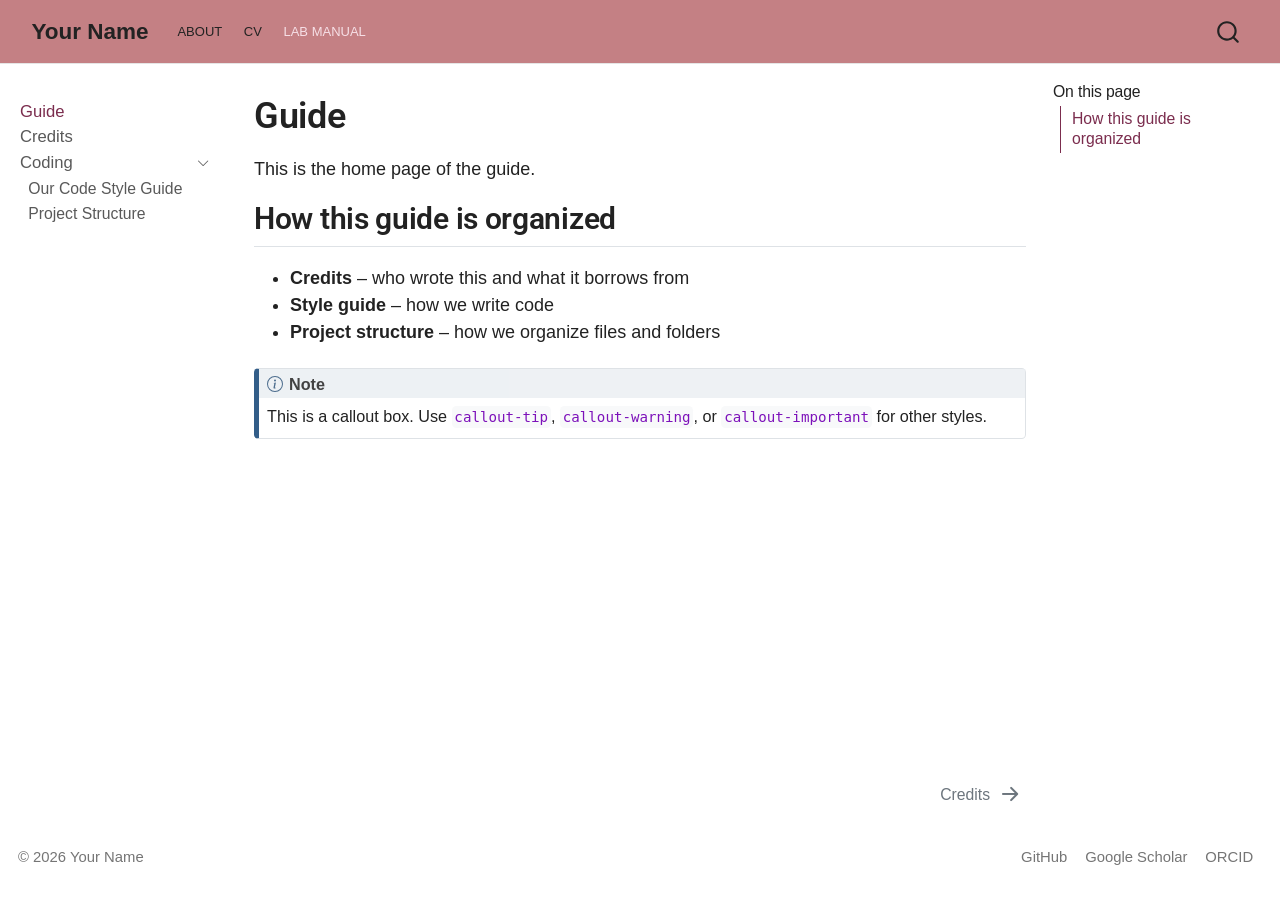
<file: docs/manual/index.html>
<!DOCTYPE html>
<html xmlns="http://www.w3.org/1999/xhtml" lang="en" xml:lang="en"><head>

<meta charset="utf-8">
<meta name="generator" content="quarto-1.5.57">

<meta name="viewport" content="width=device-width, initial-scale=1.0, user-scalable=yes">


<title>Guide – Your Name</title>
<style>
code{white-space: pre-wrap;}
span.smallcaps{font-variant: small-caps;}
div.columns{display: flex; gap: min(4vw, 1.5em);}
div.column{flex: auto; overflow-x: auto;}
div.hanging-indent{margin-left: 1.5em; text-indent: -1.5em;}
ul.task-list{list-style: none;}
ul.task-list li input[type="checkbox"] {
  width: 0.8em;
  margin: 0 0.8em 0.2em -1em; /* quarto-specific, see https://github.com/quarto-dev/quarto-cli/issues/4556 */ 
  vertical-align: middle;
}
</style>


<script src="../site_libs/quarto-nav/quarto-nav.js"></script>
<script src="../site_libs/quarto-nav/headroom.min.js"></script>
<script src="../site_libs/clipboard/clipboard.min.js"></script>
<script src="../site_libs/quarto-search/autocomplete.umd.js"></script>
<script src="../site_libs/quarto-search/fuse.min.js"></script>
<script src="../site_libs/quarto-search/quarto-search.js"></script>
<meta name="quarto:offset" content="../">
<link href="../manual/credits.html" rel="next">
<script src="../site_libs/quarto-html/quarto.js"></script>
<script src="../site_libs/quarto-html/popper.min.js"></script>
<script src="../site_libs/quarto-html/tippy.umd.min.js"></script>
<script src="../site_libs/quarto-html/anchor.min.js"></script>
<link href="../site_libs/quarto-html/tippy.css" rel="stylesheet">
<link href="../site_libs/quarto-html/quarto-syntax-highlighting.css" rel="stylesheet" id="quarto-text-highlighting-styles">
<script src="../site_libs/bootstrap/bootstrap.min.js"></script>
<link href="../site_libs/bootstrap/bootstrap-icons.css" rel="stylesheet">
<link href="../site_libs/bootstrap/bootstrap.min.css" rel="stylesheet" id="quarto-bootstrap" data-mode="light">
<script id="quarto-search-options" type="application/json">{
  "location": "navbar",
  "copy-button": false,
  "collapse-after": 3,
  "panel-placement": "end",
  "type": "overlay",
  "limit": 50,
  "keyboard-shortcut": [
    "f",
    "/",
    "s"
  ],
  "show-item-context": false,
  "language": {
    "search-no-results-text": "No results",
    "search-matching-documents-text": "matching documents",
    "search-copy-link-title": "Copy link to search",
    "search-hide-matches-text": "Hide additional matches",
    "search-more-match-text": "more match in this document",
    "search-more-matches-text": "more matches in this document",
    "search-clear-button-title": "Clear",
    "search-text-placeholder": "",
    "search-detached-cancel-button-title": "Cancel",
    "search-submit-button-title": "Submit",
    "search-label": "Search"
  }
}</script>


</head>

<body class="nav-sidebar docked nav-fixed">

<div id="quarto-search-results"></div>
  <header id="quarto-header" class="headroom fixed-top">
    <nav class="navbar navbar-expand-lg " data-bs-theme="dark">
      <div class="navbar-container container-fluid">
      <div class="navbar-brand-container mx-auto">
    <a class="navbar-brand" href="../index.html">
    <span class="navbar-title">Your Name</span>
    </a>
  </div>
            <div id="quarto-search" class="" title="Search"></div>
          <button class="navbar-toggler" type="button" data-bs-toggle="collapse" data-bs-target="#navbarCollapse" aria-controls="navbarCollapse" role="menu" aria-expanded="false" aria-label="Toggle navigation" onclick="if (window.quartoToggleHeadroom) { window.quartoToggleHeadroom(); }">
  <span class="navbar-toggler-icon"></span>
</button>
          <div class="collapse navbar-collapse" id="navbarCollapse">
            <ul class="navbar-nav navbar-nav-scroll me-auto">
  <li class="nav-item">
    <a class="nav-link" href="../about.html"> 
<span class="menu-text">About</span></a>
  </li>  
  <li class="nav-item">
    <a class="nav-link" href="../cv.html"> 
<span class="menu-text">CV</span></a>
  </li>  
  <li class="nav-item">
    <a class="nav-link active" href="../manual/index.html" aria-current="page"> 
<span class="menu-text">Lab Manual</span></a>
  </li>  
</ul>
          </div> <!-- /navcollapse -->
            <div class="quarto-navbar-tools">
</div>
      </div> <!-- /container-fluid -->
    </nav>
  <nav class="quarto-secondary-nav">
    <div class="container-fluid d-flex">
      <button type="button" class="quarto-btn-toggle btn" data-bs-toggle="collapse" role="button" data-bs-target=".quarto-sidebar-collapse-item" aria-controls="quarto-sidebar" aria-expanded="false" aria-label="Toggle sidebar navigation" onclick="if (window.quartoToggleHeadroom) { window.quartoToggleHeadroom(); }">
        <i class="bi bi-layout-text-sidebar-reverse"></i>
      </button>
        <nav class="quarto-page-breadcrumbs" aria-label="breadcrumb"><ol class="breadcrumb"><li class="breadcrumb-item"><a href="../manual/index.html">Guide</a></li></ol></nav>
        <a class="flex-grow-1" role="navigation" data-bs-toggle="collapse" data-bs-target=".quarto-sidebar-collapse-item" aria-controls="quarto-sidebar" aria-expanded="false" aria-label="Toggle sidebar navigation" onclick="if (window.quartoToggleHeadroom) { window.quartoToggleHeadroom(); }">      
        </a>
    </div>
  </nav>
</header>
<!-- content -->
<div id="quarto-content" class="quarto-container page-columns page-rows-contents page-layout-article page-navbar">
<!-- sidebar -->
  <nav id="quarto-sidebar" class="sidebar collapse collapse-horizontal quarto-sidebar-collapse-item sidebar-navigation docked overflow-auto">
    <div class="sidebar-menu-container"> 
    <ul class="list-unstyled mt-1">
        <li class="sidebar-item">
  <div class="sidebar-item-container"> 
  <a href="../manual/index.html" class="sidebar-item-text sidebar-link active">
 <span class="menu-text">Guide</span></a>
  </div>
</li>
        <li class="sidebar-item">
  <div class="sidebar-item-container"> 
  <a href="../manual/credits.html" class="sidebar-item-text sidebar-link">
 <span class="menu-text">Credits</span></a>
  </div>
</li>
        <li class="sidebar-item sidebar-item-section">
      <div class="sidebar-item-container"> 
            <a class="sidebar-item-text sidebar-link text-start" data-bs-toggle="collapse" data-bs-target="#quarto-sidebar-section-1" role="navigation" aria-expanded="true">
 <span class="menu-text">Coding</span></a>
          <a class="sidebar-item-toggle text-start" data-bs-toggle="collapse" data-bs-target="#quarto-sidebar-section-1" role="navigation" aria-expanded="true" aria-label="Toggle section">
            <i class="bi bi-chevron-right ms-2"></i>
          </a> 
      </div>
      <ul id="quarto-sidebar-section-1" class="collapse list-unstyled sidebar-section depth1 show">  
          <li class="sidebar-item">
  <div class="sidebar-item-container"> 
  <a href="../manual/style-guide.html" class="sidebar-item-text sidebar-link">
 <span class="menu-text">Our Code Style Guide</span></a>
  </div>
</li>
          <li class="sidebar-item">
  <div class="sidebar-item-container"> 
  <a href="../manual/project-structure.html" class="sidebar-item-text sidebar-link">
 <span class="menu-text">Project Structure</span></a>
  </div>
</li>
      </ul>
  </li>
    </ul>
    </div>
</nav>
<div id="quarto-sidebar-glass" class="quarto-sidebar-collapse-item" data-bs-toggle="collapse" data-bs-target=".quarto-sidebar-collapse-item"></div>
<!-- margin-sidebar -->
    <div id="quarto-margin-sidebar" class="sidebar margin-sidebar">
        <nav id="TOC" role="doc-toc" class="toc-active">
    <h2 id="toc-title">On this page</h2>
   
  <ul>
  <li><a href="#how-this-guide-is-organized" id="toc-how-this-guide-is-organized" class="nav-link active" data-scroll-target="#how-this-guide-is-organized">How this guide is organized</a></li>
  </ul>
</nav>
    </div>
<!-- main -->
<main class="content" id="quarto-document-content">

<header id="title-block-header" class="quarto-title-block default">
<div class="quarto-title">
<h1 class="title">Guide</h1>
</div>



<div class="quarto-title-meta">

    
  
    
  </div>
  


</header>


<p>This is the home page of the guide.</p>
<section id="how-this-guide-is-organized" class="level2">
<h2 class="anchored" data-anchor-id="how-this-guide-is-organized">How this guide is organized</h2>
<ul>
<li><strong>Credits</strong> – who wrote this and what it borrows from</li>
<li><strong>Style guide</strong> – how we write code</li>
<li><strong>Project structure</strong> – how we organize files and folders</li>
</ul>
<div class="callout callout-style-default callout-note callout-titled">
<div class="callout-header d-flex align-content-center">
<div class="callout-icon-container">
<i class="callout-icon"></i>
</div>
<div class="callout-title-container flex-fill">
Note
</div>
</div>
<div class="callout-body-container callout-body">
<p>This is a callout box. Use <code>callout-tip</code>, <code>callout-warning</code>, or <code>callout-important</code> for other styles.</p>
</div>
</div>


</section>

</main> <!-- /main -->
<script id="quarto-html-after-body" type="application/javascript">
window.document.addEventListener("DOMContentLoaded", function (event) {
  const toggleBodyColorMode = (bsSheetEl) => {
    const mode = bsSheetEl.getAttribute("data-mode");
    const bodyEl = window.document.querySelector("body");
    if (mode === "dark") {
      bodyEl.classList.add("quarto-dark");
      bodyEl.classList.remove("quarto-light");
    } else {
      bodyEl.classList.add("quarto-light");
      bodyEl.classList.remove("quarto-dark");
    }
  }
  const toggleBodyColorPrimary = () => {
    const bsSheetEl = window.document.querySelector("link#quarto-bootstrap");
    if (bsSheetEl) {
      toggleBodyColorMode(bsSheetEl);
    }
  }
  toggleBodyColorPrimary();  
  const icon = "";
  const anchorJS = new window.AnchorJS();
  anchorJS.options = {
    placement: 'right',
    icon: icon
  };
  anchorJS.add('.anchored');
  const isCodeAnnotation = (el) => {
    for (const clz of el.classList) {
      if (clz.startsWith('code-annotation-')) {                     
        return true;
      }
    }
    return false;
  }
  const onCopySuccess = function(e) {
    // button target
    const button = e.trigger;
    // don't keep focus
    button.blur();
    // flash "checked"
    button.classList.add('code-copy-button-checked');
    var currentTitle = button.getAttribute("title");
    button.setAttribute("title", "Copied!");
    let tooltip;
    if (window.bootstrap) {
      button.setAttribute("data-bs-toggle", "tooltip");
      button.setAttribute("data-bs-placement", "left");
      button.setAttribute("data-bs-title", "Copied!");
      tooltip = new bootstrap.Tooltip(button, 
        { trigger: "manual", 
          customClass: "code-copy-button-tooltip",
          offset: [0, -8]});
      tooltip.show();    
    }
    setTimeout(function() {
      if (tooltip) {
        tooltip.hide();
        button.removeAttribute("data-bs-title");
        button.removeAttribute("data-bs-toggle");
        button.removeAttribute("data-bs-placement");
      }
      button.setAttribute("title", currentTitle);
      button.classList.remove('code-copy-button-checked');
    }, 1000);
    // clear code selection
    e.clearSelection();
  }
  const getTextToCopy = function(trigger) {
      const codeEl = trigger.previousElementSibling.cloneNode(true);
      for (const childEl of codeEl.children) {
        if (isCodeAnnotation(childEl)) {
          childEl.remove();
        }
      }
      return codeEl.innerText;
  }
  const clipboard = new window.ClipboardJS('.code-copy-button:not([data-in-quarto-modal])', {
    text: getTextToCopy
  });
  clipboard.on('success', onCopySuccess);
  if (window.document.getElementById('quarto-embedded-source-code-modal')) {
    // For code content inside modals, clipBoardJS needs to be initialized with a container option
    // TODO: Check when it could be a function (https://github.com/zenorocha/clipboard.js/issues/860)
    const clipboardModal = new window.ClipboardJS('.code-copy-button[data-in-quarto-modal]', {
      text: getTextToCopy,
      container: window.document.getElementById('quarto-embedded-source-code-modal')
    });
    clipboardModal.on('success', onCopySuccess);
  }
    var localhostRegex = new RegExp(/^(?:http|https):\/\/localhost\:?[0-9]*\//);
    var mailtoRegex = new RegExp(/^mailto:/);
      var filterRegex = new RegExp('/' + window.location.host + '/');
    var isInternal = (href) => {
        return filterRegex.test(href) || localhostRegex.test(href) || mailtoRegex.test(href);
    }
    // Inspect non-navigation links and adorn them if external
 	var links = window.document.querySelectorAll('a[href]:not(.nav-link):not(.navbar-brand):not(.toc-action):not(.sidebar-link):not(.sidebar-item-toggle):not(.pagination-link):not(.no-external):not([aria-hidden]):not(.dropdown-item):not(.quarto-navigation-tool):not(.about-link)');
    for (var i=0; i<links.length; i++) {
      const link = links[i];
      if (!isInternal(link.href)) {
        // undo the damage that might have been done by quarto-nav.js in the case of
        // links that we want to consider external
        if (link.dataset.originalHref !== undefined) {
          link.href = link.dataset.originalHref;
        }
          // target, if specified
          link.setAttribute("target", "_blank");
          if (link.getAttribute("rel") === null) {
            link.setAttribute("rel", "noopener");
          }
      }
    }
  function tippyHover(el, contentFn, onTriggerFn, onUntriggerFn) {
    const config = {
      allowHTML: true,
      maxWidth: 500,
      delay: 100,
      arrow: false,
      appendTo: function(el) {
          return el.parentElement;
      },
      interactive: true,
      interactiveBorder: 10,
      theme: 'quarto',
      placement: 'bottom-start',
    };
    if (contentFn) {
      config.content = contentFn;
    }
    if (onTriggerFn) {
      config.onTrigger = onTriggerFn;
    }
    if (onUntriggerFn) {
      config.onUntrigger = onUntriggerFn;
    }
    window.tippy(el, config); 
  }
  const noterefs = window.document.querySelectorAll('a[role="doc-noteref"]');
  for (var i=0; i<noterefs.length; i++) {
    const ref = noterefs[i];
    tippyHover(ref, function() {
      // use id or data attribute instead here
      let href = ref.getAttribute('data-footnote-href') || ref.getAttribute('href');
      try { href = new URL(href).hash; } catch {}
      const id = href.replace(/^#\/?/, "");
      const note = window.document.getElementById(id);
      if (note) {
        return note.innerHTML;
      } else {
        return "";
      }
    });
  }
  const xrefs = window.document.querySelectorAll('a.quarto-xref');
  const processXRef = (id, note) => {
    // Strip column container classes
    const stripColumnClz = (el) => {
      el.classList.remove("page-full", "page-columns");
      if (el.children) {
        for (const child of el.children) {
          stripColumnClz(child);
        }
      }
    }
    stripColumnClz(note)
    if (id === null || id.startsWith('sec-')) {
      // Special case sections, only their first couple elements
      const container = document.createElement("div");
      if (note.children && note.children.length > 2) {
        container.appendChild(note.children[0].cloneNode(true));
        for (let i = 1; i < note.children.length; i++) {
          const child = note.children[i];
          if (child.tagName === "P" && child.innerText === "") {
            continue;
          } else {
            container.appendChild(child.cloneNode(true));
            break;
          }
        }
        if (window.Quarto?.typesetMath) {
          window.Quarto.typesetMath(container);
        }
        return container.innerHTML
      } else {
        if (window.Quarto?.typesetMath) {
          window.Quarto.typesetMath(note);
        }
        return note.innerHTML;
      }
    } else {
      // Remove any anchor links if they are present
      const anchorLink = note.querySelector('a.anchorjs-link');
      if (anchorLink) {
        anchorLink.remove();
      }
      if (window.Quarto?.typesetMath) {
        window.Quarto.typesetMath(note);
      }
      // TODO in 1.5, we should make sure this works without a callout special case
      if (note.classList.contains("callout")) {
        return note.outerHTML;
      } else {
        return note.innerHTML;
      }
    }
  }
  for (var i=0; i<xrefs.length; i++) {
    const xref = xrefs[i];
    tippyHover(xref, undefined, function(instance) {
      instance.disable();
      let url = xref.getAttribute('href');
      let hash = undefined; 
      if (url.startsWith('#')) {
        hash = url;
      } else {
        try { hash = new URL(url).hash; } catch {}
      }
      if (hash) {
        const id = hash.replace(/^#\/?/, "");
        const note = window.document.getElementById(id);
        if (note !== null) {
          try {
            const html = processXRef(id, note.cloneNode(true));
            instance.setContent(html);
          } finally {
            instance.enable();
            instance.show();
          }
        } else {
          // See if we can fetch this
          fetch(url.split('#')[0])
          .then(res => res.text())
          .then(html => {
            const parser = new DOMParser();
            const htmlDoc = parser.parseFromString(html, "text/html");
            const note = htmlDoc.getElementById(id);
            if (note !== null) {
              const html = processXRef(id, note);
              instance.setContent(html);
            } 
          }).finally(() => {
            instance.enable();
            instance.show();
          });
        }
      } else {
        // See if we can fetch a full url (with no hash to target)
        // This is a special case and we should probably do some content thinning / targeting
        fetch(url)
        .then(res => res.text())
        .then(html => {
          const parser = new DOMParser();
          const htmlDoc = parser.parseFromString(html, "text/html");
          const note = htmlDoc.querySelector('main.content');
          if (note !== null) {
            // This should only happen for chapter cross references
            // (since there is no id in the URL)
            // remove the first header
            if (note.children.length > 0 && note.children[0].tagName === "HEADER") {
              note.children[0].remove();
            }
            const html = processXRef(null, note);
            instance.setContent(html);
          } 
        }).finally(() => {
          instance.enable();
          instance.show();
        });
      }
    }, function(instance) {
    });
  }
      let selectedAnnoteEl;
      const selectorForAnnotation = ( cell, annotation) => {
        let cellAttr = 'data-code-cell="' + cell + '"';
        let lineAttr = 'data-code-annotation="' +  annotation + '"';
        const selector = 'span[' + cellAttr + '][' + lineAttr + ']';
        return selector;
      }
      const selectCodeLines = (annoteEl) => {
        const doc = window.document;
        const targetCell = annoteEl.getAttribute("data-target-cell");
        const targetAnnotation = annoteEl.getAttribute("data-target-annotation");
        const annoteSpan = window.document.querySelector(selectorForAnnotation(targetCell, targetAnnotation));
        const lines = annoteSpan.getAttribute("data-code-lines").split(",");
        const lineIds = lines.map((line) => {
          return targetCell + "-" + line;
        })
        let top = null;
        let height = null;
        let parent = null;
        if (lineIds.length > 0) {
            //compute the position of the single el (top and bottom and make a div)
            const el = window.document.getElementById(lineIds[0]);
            top = el.offsetTop;
            height = el.offsetHeight;
            parent = el.parentElement.parentElement;
          if (lineIds.length > 1) {
            const lastEl = window.document.getElementById(lineIds[lineIds.length - 1]);
            const bottom = lastEl.offsetTop + lastEl.offsetHeight;
            height = bottom - top;
          }
          if (top !== null && height !== null && parent !== null) {
            // cook up a div (if necessary) and position it 
            let div = window.document.getElementById("code-annotation-line-highlight");
            if (div === null) {
              div = window.document.createElement("div");
              div.setAttribute("id", "code-annotation-line-highlight");
              div.style.position = 'absolute';
              parent.appendChild(div);
            }
            div.style.top = top - 2 + "px";
            div.style.height = height + 4 + "px";
            div.style.left = 0;
            let gutterDiv = window.document.getElementById("code-annotation-line-highlight-gutter");
            if (gutterDiv === null) {
              gutterDiv = window.document.createElement("div");
              gutterDiv.setAttribute("id", "code-annotation-line-highlight-gutter");
              gutterDiv.style.position = 'absolute';
              const codeCell = window.document.getElementById(targetCell);
              const gutter = codeCell.querySelector('.code-annotation-gutter');
              gutter.appendChild(gutterDiv);
            }
            gutterDiv.style.top = top - 2 + "px";
            gutterDiv.style.height = height + 4 + "px";
          }
          selectedAnnoteEl = annoteEl;
        }
      };
      const unselectCodeLines = () => {
        const elementsIds = ["code-annotation-line-highlight", "code-annotation-line-highlight-gutter"];
        elementsIds.forEach((elId) => {
          const div = window.document.getElementById(elId);
          if (div) {
            div.remove();
          }
        });
        selectedAnnoteEl = undefined;
      };
        // Handle positioning of the toggle
    window.addEventListener(
      "resize",
      throttle(() => {
        elRect = undefined;
        if (selectedAnnoteEl) {
          selectCodeLines(selectedAnnoteEl);
        }
      }, 10)
    );
    function throttle(fn, ms) {
    let throttle = false;
    let timer;
      return (...args) => {
        if(!throttle) { // first call gets through
            fn.apply(this, args);
            throttle = true;
        } else { // all the others get throttled
            if(timer) clearTimeout(timer); // cancel #2
            timer = setTimeout(() => {
              fn.apply(this, args);
              timer = throttle = false;
            }, ms);
        }
      };
    }
      // Attach click handler to the DT
      const annoteDls = window.document.querySelectorAll('dt[data-target-cell]');
      for (const annoteDlNode of annoteDls) {
        annoteDlNode.addEventListener('click', (event) => {
          const clickedEl = event.target;
          if (clickedEl !== selectedAnnoteEl) {
            unselectCodeLines();
            const activeEl = window.document.querySelector('dt[data-target-cell].code-annotation-active');
            if (activeEl) {
              activeEl.classList.remove('code-annotation-active');
            }
            selectCodeLines(clickedEl);
            clickedEl.classList.add('code-annotation-active');
          } else {
            // Unselect the line
            unselectCodeLines();
            clickedEl.classList.remove('code-annotation-active');
          }
        });
      }
  const findCites = (el) => {
    const parentEl = el.parentElement;
    if (parentEl) {
      const cites = parentEl.dataset.cites;
      if (cites) {
        return {
          el,
          cites: cites.split(' ')
        };
      } else {
        return findCites(el.parentElement)
      }
    } else {
      return undefined;
    }
  };
  var bibliorefs = window.document.querySelectorAll('a[role="doc-biblioref"]');
  for (var i=0; i<bibliorefs.length; i++) {
    const ref = bibliorefs[i];
    const citeInfo = findCites(ref);
    if (citeInfo) {
      tippyHover(citeInfo.el, function() {
        var popup = window.document.createElement('div');
        citeInfo.cites.forEach(function(cite) {
          var citeDiv = window.document.createElement('div');
          citeDiv.classList.add('hanging-indent');
          citeDiv.classList.add('csl-entry');
          var biblioDiv = window.document.getElementById('ref-' + cite);
          if (biblioDiv) {
            citeDiv.innerHTML = biblioDiv.innerHTML;
          }
          popup.appendChild(citeDiv);
        });
        return popup.innerHTML;
      });
    }
  }
});
</script>
<nav class="page-navigation">
  <div class="nav-page nav-page-previous">
  </div>
  <div class="nav-page nav-page-next">
      <a href="../manual/credits.html" class="pagination-link" aria-label="Credits">
        <span class="nav-page-text">Credits</span> <i class="bi bi-arrow-right-short"></i>
      </a>
  </div>
</nav>
</div> <!-- /content -->
<footer class="footer">
  <div class="nav-footer">
    <div class="nav-footer-left">
<p>© 2026 Your Name</p>
</div>   
    <div class="nav-footer-center">
      &nbsp;
    </div>
    <div class="nav-footer-right">
      <ul class="footer-items list-unstyled">
    <li class="nav-item">
    <a class="nav-link" href="https://github.com/hallieeilerts">
<p>GitHub</p>
</a>
  </li>  
    <li class="nav-item">
    <a class="nav-link" href="https://scholar.google.com">
<p>Google Scholar</p>
</a>
  </li>  
    <li class="nav-item">
    <a class="nav-link" href="https://orcid.org">
<p>ORCID</p>
</a>
  </li>  
</ul>
    </div>
  </div>
</footer>




</body></html>
</file>
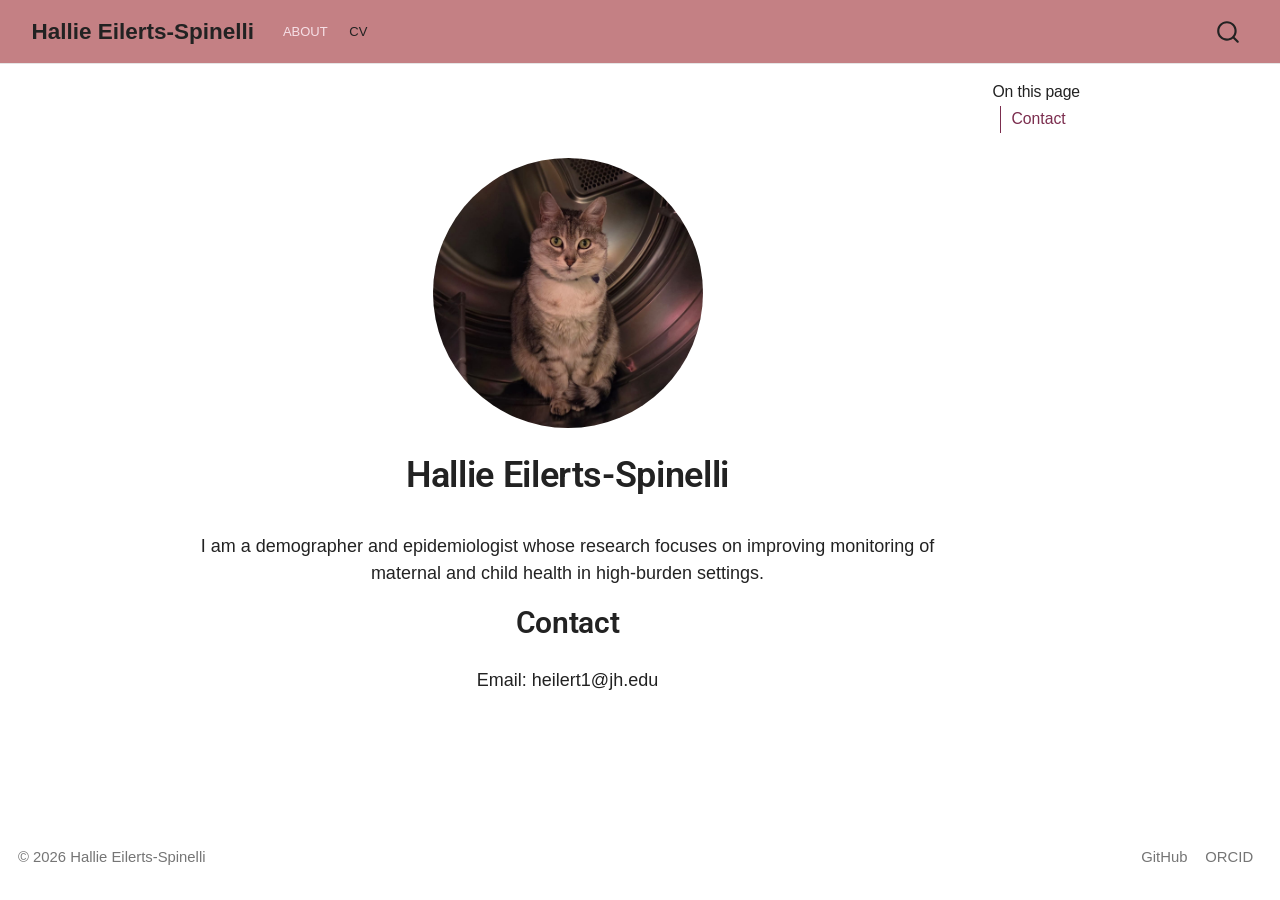
<file: docs/about.html>
<!DOCTYPE html>
<html xmlns="http://www.w3.org/1999/xhtml" lang="en" xml:lang="en"><head>

<meta charset="utf-8">
<meta name="generator" content="quarto-1.5.57">

<meta name="viewport" content="width=device-width, initial-scale=1.0, user-scalable=yes">


<title>Hallie Eilerts-Spinelli</title>
<style>
code{white-space: pre-wrap;}
span.smallcaps{font-variant: small-caps;}
div.columns{display: flex; gap: min(4vw, 1.5em);}
div.column{flex: auto; overflow-x: auto;}
div.hanging-indent{margin-left: 1.5em; text-indent: -1.5em;}
ul.task-list{list-style: none;}
ul.task-list li input[type="checkbox"] {
  width: 0.8em;
  margin: 0 0.8em 0.2em -1em; /* quarto-specific, see https://github.com/quarto-dev/quarto-cli/issues/4556 */ 
  vertical-align: middle;
}
</style>


<script src="site_libs/quarto-nav/quarto-nav.js"></script>
<script src="site_libs/quarto-nav/headroom.min.js"></script>
<script src="site_libs/clipboard/clipboard.min.js"></script>
<script src="site_libs/quarto-search/autocomplete.umd.js"></script>
<script src="site_libs/quarto-search/fuse.min.js"></script>
<script src="site_libs/quarto-search/quarto-search.js"></script>
<meta name="quarto:offset" content="./">
<script src="site_libs/quarto-html/quarto.js"></script>
<script src="site_libs/quarto-html/popper.min.js"></script>
<script src="site_libs/quarto-html/tippy.umd.min.js"></script>
<link href="site_libs/quarto-html/tippy.css" rel="stylesheet">
<link href="site_libs/quarto-html/quarto-syntax-highlighting.css" rel="stylesheet" id="quarto-text-highlighting-styles">
<script src="site_libs/bootstrap/bootstrap.min.js"></script>
<link href="site_libs/bootstrap/bootstrap-icons.css" rel="stylesheet">
<link href="site_libs/bootstrap/bootstrap.min.css" rel="stylesheet" id="quarto-bootstrap" data-mode="light">
<script id="quarto-search-options" type="application/json">{
  "location": "navbar",
  "copy-button": false,
  "collapse-after": 3,
  "panel-placement": "end",
  "type": "overlay",
  "limit": 50,
  "keyboard-shortcut": [
    "f",
    "/",
    "s"
  ],
  "show-item-context": false,
  "language": {
    "search-no-results-text": "No results",
    "search-matching-documents-text": "matching documents",
    "search-copy-link-title": "Copy link to search",
    "search-hide-matches-text": "Hide additional matches",
    "search-more-match-text": "more match in this document",
    "search-more-matches-text": "more matches in this document",
    "search-clear-button-title": "Clear",
    "search-text-placeholder": "",
    "search-detached-cancel-button-title": "Cancel",
    "search-submit-button-title": "Submit",
    "search-label": "Search"
  }
}</script>


</head>

<body class="nav-fixed">

<div id="quarto-search-results"></div>
  <header id="quarto-header" class="headroom fixed-top">
    <nav class="navbar navbar-expand-lg " data-bs-theme="dark">
      <div class="navbar-container container-fluid">
      <div class="navbar-brand-container mx-auto">
    <a class="navbar-brand" href="./index.html">
    <span class="navbar-title">Hallie Eilerts-Spinelli</span>
    </a>
  </div>
            <div id="quarto-search" class="" title="Search"></div>
          <button class="navbar-toggler" type="button" data-bs-toggle="collapse" data-bs-target="#navbarCollapse" aria-controls="navbarCollapse" role="menu" aria-expanded="false" aria-label="Toggle navigation" onclick="if (window.quartoToggleHeadroom) { window.quartoToggleHeadroom(); }">
  <span class="navbar-toggler-icon"></span>
</button>
          <div class="collapse navbar-collapse" id="navbarCollapse">
            <ul class="navbar-nav navbar-nav-scroll me-auto">
  <li class="nav-item">
    <a class="nav-link active" href="./about.html" aria-current="page"> 
<span class="menu-text">About</span></a>
  </li>  
  <li class="nav-item">
    <a class="nav-link" href="./cv.html"> 
<span class="menu-text">CV</span></a>
  </li>  
</ul>
          </div> <!-- /navcollapse -->
            <div class="quarto-navbar-tools">
</div>
      </div> <!-- /container-fluid -->
    </nav>
</header>
<!-- content -->
<div id="quarto-content" class="quarto-container page-columns page-rows-contents page-layout-article page-navbar">
<!-- sidebar -->
<!-- margin-sidebar -->
    <div id="quarto-margin-sidebar" class="sidebar margin-sidebar">
        <nav id="TOC" role="doc-toc" class="toc-active">
    <h2 id="toc-title">On this page</h2>
  <ul>
  <li><a href="#contact" id="toc-contact" class="nav-link active" data-scroll-target="#contact">Contact</a></li>
  </ul>
</nav>
    </div>
<!-- main -->
<div class="quarto-about-jolla">
  <img src="images/IMG-20260104-WA0025.jpg" class="about-image
  round " style="height: 15em; width: 15em;">
 <header id="title-block-header" class="quarto-title-block default">
<div class="quarto-title">
<h1 class="title">Hallie Eilerts-Spinelli</h1>
</div>
<div class="quarto-title-meta">
  </div>
</header><main class="content" id="quarto-document-content">

<p>I am a demographer and epidemiologist whose research focuses on improving monitoring of maternal and child health in high-burden settings.</p>
<section id="contact" class="level2">
<h2 data-anchor-id="contact">Contact</h2>
<p>Email: heilert1@jh.edu</p>


</section>
</main>  
</div>
 <!-- /main -->
<script id="quarto-html-after-body" type="application/javascript">
window.document.addEventListener("DOMContentLoaded", function (event) {
  const toggleBodyColorMode = (bsSheetEl) => {
    const mode = bsSheetEl.getAttribute("data-mode");
    const bodyEl = window.document.querySelector("body");
    if (mode === "dark") {
      bodyEl.classList.add("quarto-dark");
      bodyEl.classList.remove("quarto-light");
    } else {
      bodyEl.classList.add("quarto-light");
      bodyEl.classList.remove("quarto-dark");
    }
  }
  const toggleBodyColorPrimary = () => {
    const bsSheetEl = window.document.querySelector("link#quarto-bootstrap");
    if (bsSheetEl) {
      toggleBodyColorMode(bsSheetEl);
    }
  }
  toggleBodyColorPrimary();  
  const isCodeAnnotation = (el) => {
    for (const clz of el.classList) {
      if (clz.startsWith('code-annotation-')) {                     
        return true;
      }
    }
    return false;
  }
  const onCopySuccess = function(e) {
    // button target
    const button = e.trigger;
    // don't keep focus
    button.blur();
    // flash "checked"
    button.classList.add('code-copy-button-checked');
    var currentTitle = button.getAttribute("title");
    button.setAttribute("title", "Copied!");
    let tooltip;
    if (window.bootstrap) {
      button.setAttribute("data-bs-toggle", "tooltip");
      button.setAttribute("data-bs-placement", "left");
      button.setAttribute("data-bs-title", "Copied!");
      tooltip = new bootstrap.Tooltip(button, 
        { trigger: "manual", 
          customClass: "code-copy-button-tooltip",
          offset: [0, -8]});
      tooltip.show();    
    }
    setTimeout(function() {
      if (tooltip) {
        tooltip.hide();
        button.removeAttribute("data-bs-title");
        button.removeAttribute("data-bs-toggle");
        button.removeAttribute("data-bs-placement");
      }
      button.setAttribute("title", currentTitle);
      button.classList.remove('code-copy-button-checked');
    }, 1000);
    // clear code selection
    e.clearSelection();
  }
  const getTextToCopy = function(trigger) {
      const codeEl = trigger.previousElementSibling.cloneNode(true);
      for (const childEl of codeEl.children) {
        if (isCodeAnnotation(childEl)) {
          childEl.remove();
        }
      }
      return codeEl.innerText;
  }
  const clipboard = new window.ClipboardJS('.code-copy-button:not([data-in-quarto-modal])', {
    text: getTextToCopy
  });
  clipboard.on('success', onCopySuccess);
  if (window.document.getElementById('quarto-embedded-source-code-modal')) {
    // For code content inside modals, clipBoardJS needs to be initialized with a container option
    // TODO: Check when it could be a function (https://github.com/zenorocha/clipboard.js/issues/860)
    const clipboardModal = new window.ClipboardJS('.code-copy-button[data-in-quarto-modal]', {
      text: getTextToCopy,
      container: window.document.getElementById('quarto-embedded-source-code-modal')
    });
    clipboardModal.on('success', onCopySuccess);
  }
    var localhostRegex = new RegExp(/^(?:http|https):\/\/localhost\:?[0-9]*\//);
    var mailtoRegex = new RegExp(/^mailto:/);
      var filterRegex = new RegExp('/' + window.location.host + '/');
    var isInternal = (href) => {
        return filterRegex.test(href) || localhostRegex.test(href) || mailtoRegex.test(href);
    }
    // Inspect non-navigation links and adorn them if external
 	var links = window.document.querySelectorAll('a[href]:not(.nav-link):not(.navbar-brand):not(.toc-action):not(.sidebar-link):not(.sidebar-item-toggle):not(.pagination-link):not(.no-external):not([aria-hidden]):not(.dropdown-item):not(.quarto-navigation-tool):not(.about-link)');
    for (var i=0; i<links.length; i++) {
      const link = links[i];
      if (!isInternal(link.href)) {
        // undo the damage that might have been done by quarto-nav.js in the case of
        // links that we want to consider external
        if (link.dataset.originalHref !== undefined) {
          link.href = link.dataset.originalHref;
        }
          // target, if specified
          link.setAttribute("target", "_blank");
          if (link.getAttribute("rel") === null) {
            link.setAttribute("rel", "noopener");
          }
      }
    }
  function tippyHover(el, contentFn, onTriggerFn, onUntriggerFn) {
    const config = {
      allowHTML: true,
      maxWidth: 500,
      delay: 100,
      arrow: false,
      appendTo: function(el) {
          return el.parentElement;
      },
      interactive: true,
      interactiveBorder: 10,
      theme: 'quarto',
      placement: 'bottom-start',
    };
    if (contentFn) {
      config.content = contentFn;
    }
    if (onTriggerFn) {
      config.onTrigger = onTriggerFn;
    }
    if (onUntriggerFn) {
      config.onUntrigger = onUntriggerFn;
    }
    window.tippy(el, config); 
  }
  const noterefs = window.document.querySelectorAll('a[role="doc-noteref"]');
  for (var i=0; i<noterefs.length; i++) {
    const ref = noterefs[i];
    tippyHover(ref, function() {
      // use id or data attribute instead here
      let href = ref.getAttribute('data-footnote-href') || ref.getAttribute('href');
      try { href = new URL(href).hash; } catch {}
      const id = href.replace(/^#\/?/, "");
      const note = window.document.getElementById(id);
      if (note) {
        return note.innerHTML;
      } else {
        return "";
      }
    });
  }
  const xrefs = window.document.querySelectorAll('a.quarto-xref');
  const processXRef = (id, note) => {
    // Strip column container classes
    const stripColumnClz = (el) => {
      el.classList.remove("page-full", "page-columns");
      if (el.children) {
        for (const child of el.children) {
          stripColumnClz(child);
        }
      }
    }
    stripColumnClz(note)
    if (id === null || id.startsWith('sec-')) {
      // Special case sections, only their first couple elements
      const container = document.createElement("div");
      if (note.children && note.children.length > 2) {
        container.appendChild(note.children[0].cloneNode(true));
        for (let i = 1; i < note.children.length; i++) {
          const child = note.children[i];
          if (child.tagName === "P" && child.innerText === "") {
            continue;
          } else {
            container.appendChild(child.cloneNode(true));
            break;
          }
        }
        if (window.Quarto?.typesetMath) {
          window.Quarto.typesetMath(container);
        }
        return container.innerHTML
      } else {
        if (window.Quarto?.typesetMath) {
          window.Quarto.typesetMath(note);
        }
        return note.innerHTML;
      }
    } else {
      // Remove any anchor links if they are present
      const anchorLink = note.querySelector('a.anchorjs-link');
      if (anchorLink) {
        anchorLink.remove();
      }
      if (window.Quarto?.typesetMath) {
        window.Quarto.typesetMath(note);
      }
      // TODO in 1.5, we should make sure this works without a callout special case
      if (note.classList.contains("callout")) {
        return note.outerHTML;
      } else {
        return note.innerHTML;
      }
    }
  }
  for (var i=0; i<xrefs.length; i++) {
    const xref = xrefs[i];
    tippyHover(xref, undefined, function(instance) {
      instance.disable();
      let url = xref.getAttribute('href');
      let hash = undefined; 
      if (url.startsWith('#')) {
        hash = url;
      } else {
        try { hash = new URL(url).hash; } catch {}
      }
      if (hash) {
        const id = hash.replace(/^#\/?/, "");
        const note = window.document.getElementById(id);
        if (note !== null) {
          try {
            const html = processXRef(id, note.cloneNode(true));
            instance.setContent(html);
          } finally {
            instance.enable();
            instance.show();
          }
        } else {
          // See if we can fetch this
          fetch(url.split('#')[0])
          .then(res => res.text())
          .then(html => {
            const parser = new DOMParser();
            const htmlDoc = parser.parseFromString(html, "text/html");
            const note = htmlDoc.getElementById(id);
            if (note !== null) {
              const html = processXRef(id, note);
              instance.setContent(html);
            } 
          }).finally(() => {
            instance.enable();
            instance.show();
          });
        }
      } else {
        // See if we can fetch a full url (with no hash to target)
        // This is a special case and we should probably do some content thinning / targeting
        fetch(url)
        .then(res => res.text())
        .then(html => {
          const parser = new DOMParser();
          const htmlDoc = parser.parseFromString(html, "text/html");
          const note = htmlDoc.querySelector('main.content');
          if (note !== null) {
            // This should only happen for chapter cross references
            // (since there is no id in the URL)
            // remove the first header
            if (note.children.length > 0 && note.children[0].tagName === "HEADER") {
              note.children[0].remove();
            }
            const html = processXRef(null, note);
            instance.setContent(html);
          } 
        }).finally(() => {
          instance.enable();
          instance.show();
        });
      }
    }, function(instance) {
    });
  }
      let selectedAnnoteEl;
      const selectorForAnnotation = ( cell, annotation) => {
        let cellAttr = 'data-code-cell="' + cell + '"';
        let lineAttr = 'data-code-annotation="' +  annotation + '"';
        const selector = 'span[' + cellAttr + '][' + lineAttr + ']';
        return selector;
      }
      const selectCodeLines = (annoteEl) => {
        const doc = window.document;
        const targetCell = annoteEl.getAttribute("data-target-cell");
        const targetAnnotation = annoteEl.getAttribute("data-target-annotation");
        const annoteSpan = window.document.querySelector(selectorForAnnotation(targetCell, targetAnnotation));
        const lines = annoteSpan.getAttribute("data-code-lines").split(",");
        const lineIds = lines.map((line) => {
          return targetCell + "-" + line;
        })
        let top = null;
        let height = null;
        let parent = null;
        if (lineIds.length > 0) {
            //compute the position of the single el (top and bottom and make a div)
            const el = window.document.getElementById(lineIds[0]);
            top = el.offsetTop;
            height = el.offsetHeight;
            parent = el.parentElement.parentElement;
          if (lineIds.length > 1) {
            const lastEl = window.document.getElementById(lineIds[lineIds.length - 1]);
            const bottom = lastEl.offsetTop + lastEl.offsetHeight;
            height = bottom - top;
          }
          if (top !== null && height !== null && parent !== null) {
            // cook up a div (if necessary) and position it 
            let div = window.document.getElementById("code-annotation-line-highlight");
            if (div === null) {
              div = window.document.createElement("div");
              div.setAttribute("id", "code-annotation-line-highlight");
              div.style.position = 'absolute';
              parent.appendChild(div);
            }
            div.style.top = top - 2 + "px";
            div.style.height = height + 4 + "px";
            div.style.left = 0;
            let gutterDiv = window.document.getElementById("code-annotation-line-highlight-gutter");
            if (gutterDiv === null) {
              gutterDiv = window.document.createElement("div");
              gutterDiv.setAttribute("id", "code-annotation-line-highlight-gutter");
              gutterDiv.style.position = 'absolute';
              const codeCell = window.document.getElementById(targetCell);
              const gutter = codeCell.querySelector('.code-annotation-gutter');
              gutter.appendChild(gutterDiv);
            }
            gutterDiv.style.top = top - 2 + "px";
            gutterDiv.style.height = height + 4 + "px";
          }
          selectedAnnoteEl = annoteEl;
        }
      };
      const unselectCodeLines = () => {
        const elementsIds = ["code-annotation-line-highlight", "code-annotation-line-highlight-gutter"];
        elementsIds.forEach((elId) => {
          const div = window.document.getElementById(elId);
          if (div) {
            div.remove();
          }
        });
        selectedAnnoteEl = undefined;
      };
        // Handle positioning of the toggle
    window.addEventListener(
      "resize",
      throttle(() => {
        elRect = undefined;
        if (selectedAnnoteEl) {
          selectCodeLines(selectedAnnoteEl);
        }
      }, 10)
    );
    function throttle(fn, ms) {
    let throttle = false;
    let timer;
      return (...args) => {
        if(!throttle) { // first call gets through
            fn.apply(this, args);
            throttle = true;
        } else { // all the others get throttled
            if(timer) clearTimeout(timer); // cancel #2
            timer = setTimeout(() => {
              fn.apply(this, args);
              timer = throttle = false;
            }, ms);
        }
      };
    }
      // Attach click handler to the DT
      const annoteDls = window.document.querySelectorAll('dt[data-target-cell]');
      for (const annoteDlNode of annoteDls) {
        annoteDlNode.addEventListener('click', (event) => {
          const clickedEl = event.target;
          if (clickedEl !== selectedAnnoteEl) {
            unselectCodeLines();
            const activeEl = window.document.querySelector('dt[data-target-cell].code-annotation-active');
            if (activeEl) {
              activeEl.classList.remove('code-annotation-active');
            }
            selectCodeLines(clickedEl);
            clickedEl.classList.add('code-annotation-active');
          } else {
            // Unselect the line
            unselectCodeLines();
            clickedEl.classList.remove('code-annotation-active');
          }
        });
      }
  const findCites = (el) => {
    const parentEl = el.parentElement;
    if (parentEl) {
      const cites = parentEl.dataset.cites;
      if (cites) {
        return {
          el,
          cites: cites.split(' ')
        };
      } else {
        return findCites(el.parentElement)
      }
    } else {
      return undefined;
    }
  };
  var bibliorefs = window.document.querySelectorAll('a[role="doc-biblioref"]');
  for (var i=0; i<bibliorefs.length; i++) {
    const ref = bibliorefs[i];
    const citeInfo = findCites(ref);
    if (citeInfo) {
      tippyHover(citeInfo.el, function() {
        var popup = window.document.createElement('div');
        citeInfo.cites.forEach(function(cite) {
          var citeDiv = window.document.createElement('div');
          citeDiv.classList.add('hanging-indent');
          citeDiv.classList.add('csl-entry');
          var biblioDiv = window.document.getElementById('ref-' + cite);
          if (biblioDiv) {
            citeDiv.innerHTML = biblioDiv.innerHTML;
          }
          popup.appendChild(citeDiv);
        });
        return popup.innerHTML;
      });
    }
  }
});
</script>
</div> <!-- /content -->
<footer class="footer">
  <div class="nav-footer">
    <div class="nav-footer-left">
<p>© 2026 Hallie Eilerts-Spinelli</p>
</div>   
    <div class="nav-footer-center">
      &nbsp;
    </div>
    <div class="nav-footer-right">
      <ul class="footer-items list-unstyled">
    <li class="nav-item">
    <a class="nav-link" href="https://github.com/hallieeilerts">
<p>GitHub</p>
</a>
  </li>  
    <li class="nav-item">
    <a class="nav-link" href="https://orcid.org/0000-0001-8984-0548">
<p>ORCID</p>
</a>
  </li>  
</ul>
    </div>
  </div>
</footer>




</body></html>
</file>
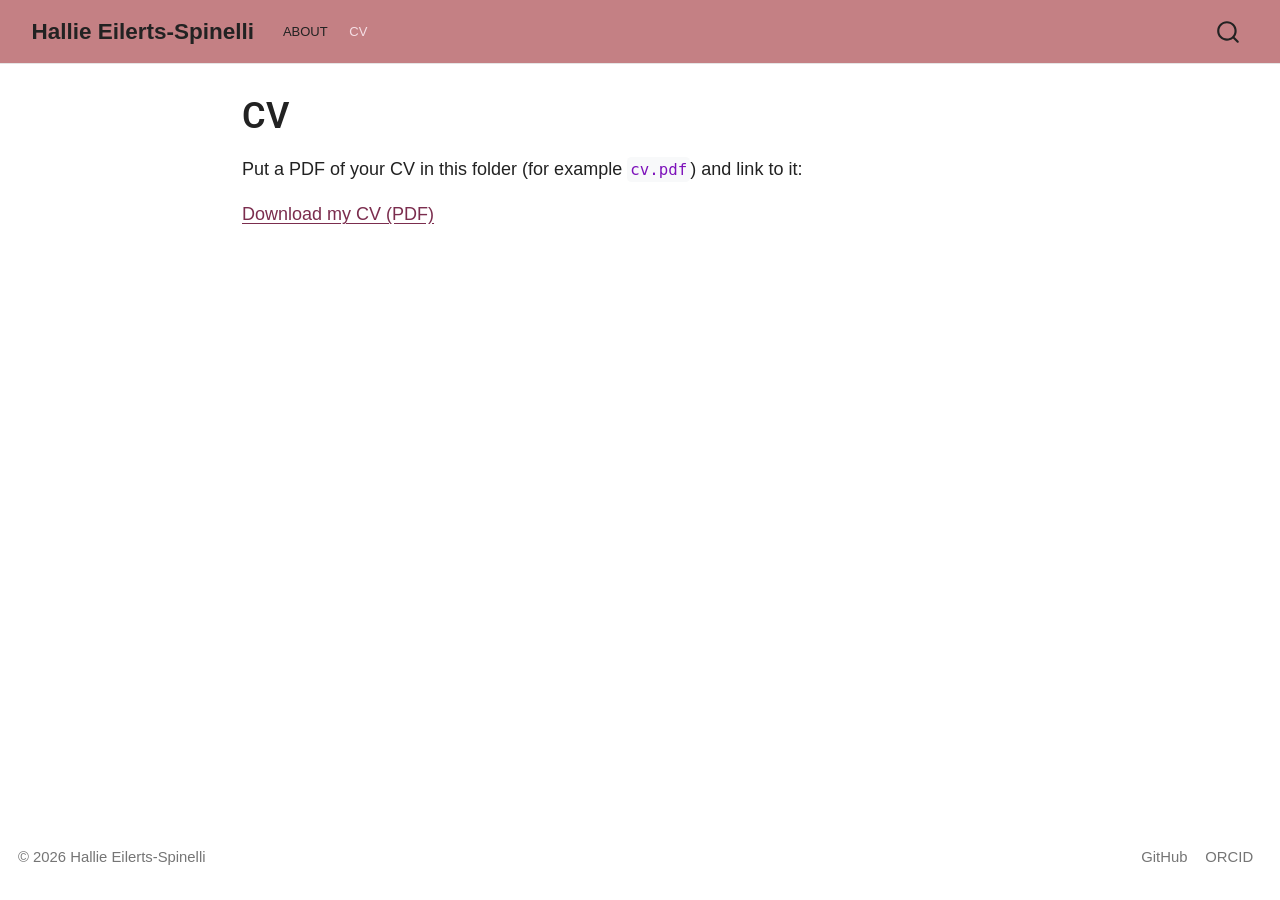
<file: docs/cv.html>
<!DOCTYPE html>
<html xmlns="http://www.w3.org/1999/xhtml" lang="en" xml:lang="en"><head>

<meta charset="utf-8">
<meta name="generator" content="quarto-1.5.57">

<meta name="viewport" content="width=device-width, initial-scale=1.0, user-scalable=yes">


<title>CV – Hallie Eilerts-Spinelli</title>
<style>
code{white-space: pre-wrap;}
span.smallcaps{font-variant: small-caps;}
div.columns{display: flex; gap: min(4vw, 1.5em);}
div.column{flex: auto; overflow-x: auto;}
div.hanging-indent{margin-left: 1.5em; text-indent: -1.5em;}
ul.task-list{list-style: none;}
ul.task-list li input[type="checkbox"] {
  width: 0.8em;
  margin: 0 0.8em 0.2em -1em; /* quarto-specific, see https://github.com/quarto-dev/quarto-cli/issues/4556 */ 
  vertical-align: middle;
}
</style>


<script src="site_libs/quarto-nav/quarto-nav.js"></script>
<script src="site_libs/quarto-nav/headroom.min.js"></script>
<script src="site_libs/clipboard/clipboard.min.js"></script>
<script src="site_libs/quarto-search/autocomplete.umd.js"></script>
<script src="site_libs/quarto-search/fuse.min.js"></script>
<script src="site_libs/quarto-search/quarto-search.js"></script>
<meta name="quarto:offset" content="./">
<script src="site_libs/quarto-html/quarto.js"></script>
<script src="site_libs/quarto-html/popper.min.js"></script>
<script src="site_libs/quarto-html/tippy.umd.min.js"></script>
<script src="site_libs/quarto-html/anchor.min.js"></script>
<link href="site_libs/quarto-html/tippy.css" rel="stylesheet">
<link href="site_libs/quarto-html/quarto-syntax-highlighting.css" rel="stylesheet" id="quarto-text-highlighting-styles">
<script src="site_libs/bootstrap/bootstrap.min.js"></script>
<link href="site_libs/bootstrap/bootstrap-icons.css" rel="stylesheet">
<link href="site_libs/bootstrap/bootstrap.min.css" rel="stylesheet" id="quarto-bootstrap" data-mode="light">
<script id="quarto-search-options" type="application/json">{
  "location": "navbar",
  "copy-button": false,
  "collapse-after": 3,
  "panel-placement": "end",
  "type": "overlay",
  "limit": 50,
  "keyboard-shortcut": [
    "f",
    "/",
    "s"
  ],
  "show-item-context": false,
  "language": {
    "search-no-results-text": "No results",
    "search-matching-documents-text": "matching documents",
    "search-copy-link-title": "Copy link to search",
    "search-hide-matches-text": "Hide additional matches",
    "search-more-match-text": "more match in this document",
    "search-more-matches-text": "more matches in this document",
    "search-clear-button-title": "Clear",
    "search-text-placeholder": "",
    "search-detached-cancel-button-title": "Cancel",
    "search-submit-button-title": "Submit",
    "search-label": "Search"
  }
}</script>


</head>

<body class="nav-fixed fullcontent">

<div id="quarto-search-results"></div>
  <header id="quarto-header" class="headroom fixed-top">
    <nav class="navbar navbar-expand-lg " data-bs-theme="dark">
      <div class="navbar-container container-fluid">
      <div class="navbar-brand-container mx-auto">
    <a class="navbar-brand" href="./index.html">
    <span class="navbar-title">Hallie Eilerts-Spinelli</span>
    </a>
  </div>
            <div id="quarto-search" class="" title="Search"></div>
          <button class="navbar-toggler" type="button" data-bs-toggle="collapse" data-bs-target="#navbarCollapse" aria-controls="navbarCollapse" role="menu" aria-expanded="false" aria-label="Toggle navigation" onclick="if (window.quartoToggleHeadroom) { window.quartoToggleHeadroom(); }">
  <span class="navbar-toggler-icon"></span>
</button>
          <div class="collapse navbar-collapse" id="navbarCollapse">
            <ul class="navbar-nav navbar-nav-scroll me-auto">
  <li class="nav-item">
    <a class="nav-link" href="./about.html"> 
<span class="menu-text">About</span></a>
  </li>  
  <li class="nav-item">
    <a class="nav-link active" href="./cv.html" aria-current="page"> 
<span class="menu-text">CV</span></a>
  </li>  
</ul>
          </div> <!-- /navcollapse -->
            <div class="quarto-navbar-tools">
</div>
      </div> <!-- /container-fluid -->
    </nav>
</header>
<!-- content -->
<div id="quarto-content" class="quarto-container page-columns page-rows-contents page-layout-article page-navbar">
<!-- sidebar -->
<!-- margin-sidebar -->
    
<!-- main -->
<main class="content" id="quarto-document-content">

<header id="title-block-header" class="quarto-title-block default">
<div class="quarto-title">
<h1 class="title">CV</h1>
</div>



<div class="quarto-title-meta">

    
  
    
  </div>
  


</header>


<p>Put a PDF of your CV in this folder (for example <code>cv.pdf</code>) and link to it:</p>
<p><a href="cv.pdf">Download my CV (PDF)</a></p>



</main> <!-- /main -->
<script id="quarto-html-after-body" type="application/javascript">
window.document.addEventListener("DOMContentLoaded", function (event) {
  const toggleBodyColorMode = (bsSheetEl) => {
    const mode = bsSheetEl.getAttribute("data-mode");
    const bodyEl = window.document.querySelector("body");
    if (mode === "dark") {
      bodyEl.classList.add("quarto-dark");
      bodyEl.classList.remove("quarto-light");
    } else {
      bodyEl.classList.add("quarto-light");
      bodyEl.classList.remove("quarto-dark");
    }
  }
  const toggleBodyColorPrimary = () => {
    const bsSheetEl = window.document.querySelector("link#quarto-bootstrap");
    if (bsSheetEl) {
      toggleBodyColorMode(bsSheetEl);
    }
  }
  toggleBodyColorPrimary();  
  const icon = "";
  const anchorJS = new window.AnchorJS();
  anchorJS.options = {
    placement: 'right',
    icon: icon
  };
  anchorJS.add('.anchored');
  const isCodeAnnotation = (el) => {
    for (const clz of el.classList) {
      if (clz.startsWith('code-annotation-')) {                     
        return true;
      }
    }
    return false;
  }
  const onCopySuccess = function(e) {
    // button target
    const button = e.trigger;
    // don't keep focus
    button.blur();
    // flash "checked"
    button.classList.add('code-copy-button-checked');
    var currentTitle = button.getAttribute("title");
    button.setAttribute("title", "Copied!");
    let tooltip;
    if (window.bootstrap) {
      button.setAttribute("data-bs-toggle", "tooltip");
      button.setAttribute("data-bs-placement", "left");
      button.setAttribute("data-bs-title", "Copied!");
      tooltip = new bootstrap.Tooltip(button, 
        { trigger: "manual", 
          customClass: "code-copy-button-tooltip",
          offset: [0, -8]});
      tooltip.show();    
    }
    setTimeout(function() {
      if (tooltip) {
        tooltip.hide();
        button.removeAttribute("data-bs-title");
        button.removeAttribute("data-bs-toggle");
        button.removeAttribute("data-bs-placement");
      }
      button.setAttribute("title", currentTitle);
      button.classList.remove('code-copy-button-checked');
    }, 1000);
    // clear code selection
    e.clearSelection();
  }
  const getTextToCopy = function(trigger) {
      const codeEl = trigger.previousElementSibling.cloneNode(true);
      for (const childEl of codeEl.children) {
        if (isCodeAnnotation(childEl)) {
          childEl.remove();
        }
      }
      return codeEl.innerText;
  }
  const clipboard = new window.ClipboardJS('.code-copy-button:not([data-in-quarto-modal])', {
    text: getTextToCopy
  });
  clipboard.on('success', onCopySuccess);
  if (window.document.getElementById('quarto-embedded-source-code-modal')) {
    // For code content inside modals, clipBoardJS needs to be initialized with a container option
    // TODO: Check when it could be a function (https://github.com/zenorocha/clipboard.js/issues/860)
    const clipboardModal = new window.ClipboardJS('.code-copy-button[data-in-quarto-modal]', {
      text: getTextToCopy,
      container: window.document.getElementById('quarto-embedded-source-code-modal')
    });
    clipboardModal.on('success', onCopySuccess);
  }
    var localhostRegex = new RegExp(/^(?:http|https):\/\/localhost\:?[0-9]*\//);
    var mailtoRegex = new RegExp(/^mailto:/);
      var filterRegex = new RegExp('/' + window.location.host + '/');
    var isInternal = (href) => {
        return filterRegex.test(href) || localhostRegex.test(href) || mailtoRegex.test(href);
    }
    // Inspect non-navigation links and adorn them if external
 	var links = window.document.querySelectorAll('a[href]:not(.nav-link):not(.navbar-brand):not(.toc-action):not(.sidebar-link):not(.sidebar-item-toggle):not(.pagination-link):not(.no-external):not([aria-hidden]):not(.dropdown-item):not(.quarto-navigation-tool):not(.about-link)');
    for (var i=0; i<links.length; i++) {
      const link = links[i];
      if (!isInternal(link.href)) {
        // undo the damage that might have been done by quarto-nav.js in the case of
        // links that we want to consider external
        if (link.dataset.originalHref !== undefined) {
          link.href = link.dataset.originalHref;
        }
          // target, if specified
          link.setAttribute("target", "_blank");
          if (link.getAttribute("rel") === null) {
            link.setAttribute("rel", "noopener");
          }
      }
    }
  function tippyHover(el, contentFn, onTriggerFn, onUntriggerFn) {
    const config = {
      allowHTML: true,
      maxWidth: 500,
      delay: 100,
      arrow: false,
      appendTo: function(el) {
          return el.parentElement;
      },
      interactive: true,
      interactiveBorder: 10,
      theme: 'quarto',
      placement: 'bottom-start',
    };
    if (contentFn) {
      config.content = contentFn;
    }
    if (onTriggerFn) {
      config.onTrigger = onTriggerFn;
    }
    if (onUntriggerFn) {
      config.onUntrigger = onUntriggerFn;
    }
    window.tippy(el, config); 
  }
  const noterefs = window.document.querySelectorAll('a[role="doc-noteref"]');
  for (var i=0; i<noterefs.length; i++) {
    const ref = noterefs[i];
    tippyHover(ref, function() {
      // use id or data attribute instead here
      let href = ref.getAttribute('data-footnote-href') || ref.getAttribute('href');
      try { href = new URL(href).hash; } catch {}
      const id = href.replace(/^#\/?/, "");
      const note = window.document.getElementById(id);
      if (note) {
        return note.innerHTML;
      } else {
        return "";
      }
    });
  }
  const xrefs = window.document.querySelectorAll('a.quarto-xref');
  const processXRef = (id, note) => {
    // Strip column container classes
    const stripColumnClz = (el) => {
      el.classList.remove("page-full", "page-columns");
      if (el.children) {
        for (const child of el.children) {
          stripColumnClz(child);
        }
      }
    }
    stripColumnClz(note)
    if (id === null || id.startsWith('sec-')) {
      // Special case sections, only their first couple elements
      const container = document.createElement("div");
      if (note.children && note.children.length > 2) {
        container.appendChild(note.children[0].cloneNode(true));
        for (let i = 1; i < note.children.length; i++) {
          const child = note.children[i];
          if (child.tagName === "P" && child.innerText === "") {
            continue;
          } else {
            container.appendChild(child.cloneNode(true));
            break;
          }
        }
        if (window.Quarto?.typesetMath) {
          window.Quarto.typesetMath(container);
        }
        return container.innerHTML
      } else {
        if (window.Quarto?.typesetMath) {
          window.Quarto.typesetMath(note);
        }
        return note.innerHTML;
      }
    } else {
      // Remove any anchor links if they are present
      const anchorLink = note.querySelector('a.anchorjs-link');
      if (anchorLink) {
        anchorLink.remove();
      }
      if (window.Quarto?.typesetMath) {
        window.Quarto.typesetMath(note);
      }
      // TODO in 1.5, we should make sure this works without a callout special case
      if (note.classList.contains("callout")) {
        return note.outerHTML;
      } else {
        return note.innerHTML;
      }
    }
  }
  for (var i=0; i<xrefs.length; i++) {
    const xref = xrefs[i];
    tippyHover(xref, undefined, function(instance) {
      instance.disable();
      let url = xref.getAttribute('href');
      let hash = undefined; 
      if (url.startsWith('#')) {
        hash = url;
      } else {
        try { hash = new URL(url).hash; } catch {}
      }
      if (hash) {
        const id = hash.replace(/^#\/?/, "");
        const note = window.document.getElementById(id);
        if (note !== null) {
          try {
            const html = processXRef(id, note.cloneNode(true));
            instance.setContent(html);
          } finally {
            instance.enable();
            instance.show();
          }
        } else {
          // See if we can fetch this
          fetch(url.split('#')[0])
          .then(res => res.text())
          .then(html => {
            const parser = new DOMParser();
            const htmlDoc = parser.parseFromString(html, "text/html");
            const note = htmlDoc.getElementById(id);
            if (note !== null) {
              const html = processXRef(id, note);
              instance.setContent(html);
            } 
          }).finally(() => {
            instance.enable();
            instance.show();
          });
        }
      } else {
        // See if we can fetch a full url (with no hash to target)
        // This is a special case and we should probably do some content thinning / targeting
        fetch(url)
        .then(res => res.text())
        .then(html => {
          const parser = new DOMParser();
          const htmlDoc = parser.parseFromString(html, "text/html");
          const note = htmlDoc.querySelector('main.content');
          if (note !== null) {
            // This should only happen for chapter cross references
            // (since there is no id in the URL)
            // remove the first header
            if (note.children.length > 0 && note.children[0].tagName === "HEADER") {
              note.children[0].remove();
            }
            const html = processXRef(null, note);
            instance.setContent(html);
          } 
        }).finally(() => {
          instance.enable();
          instance.show();
        });
      }
    }, function(instance) {
    });
  }
      let selectedAnnoteEl;
      const selectorForAnnotation = ( cell, annotation) => {
        let cellAttr = 'data-code-cell="' + cell + '"';
        let lineAttr = 'data-code-annotation="' +  annotation + '"';
        const selector = 'span[' + cellAttr + '][' + lineAttr + ']';
        return selector;
      }
      const selectCodeLines = (annoteEl) => {
        const doc = window.document;
        const targetCell = annoteEl.getAttribute("data-target-cell");
        const targetAnnotation = annoteEl.getAttribute("data-target-annotation");
        const annoteSpan = window.document.querySelector(selectorForAnnotation(targetCell, targetAnnotation));
        const lines = annoteSpan.getAttribute("data-code-lines").split(",");
        const lineIds = lines.map((line) => {
          return targetCell + "-" + line;
        })
        let top = null;
        let height = null;
        let parent = null;
        if (lineIds.length > 0) {
            //compute the position of the single el (top and bottom and make a div)
            const el = window.document.getElementById(lineIds[0]);
            top = el.offsetTop;
            height = el.offsetHeight;
            parent = el.parentElement.parentElement;
          if (lineIds.length > 1) {
            const lastEl = window.document.getElementById(lineIds[lineIds.length - 1]);
            const bottom = lastEl.offsetTop + lastEl.offsetHeight;
            height = bottom - top;
          }
          if (top !== null && height !== null && parent !== null) {
            // cook up a div (if necessary) and position it 
            let div = window.document.getElementById("code-annotation-line-highlight");
            if (div === null) {
              div = window.document.createElement("div");
              div.setAttribute("id", "code-annotation-line-highlight");
              div.style.position = 'absolute';
              parent.appendChild(div);
            }
            div.style.top = top - 2 + "px";
            div.style.height = height + 4 + "px";
            div.style.left = 0;
            let gutterDiv = window.document.getElementById("code-annotation-line-highlight-gutter");
            if (gutterDiv === null) {
              gutterDiv = window.document.createElement("div");
              gutterDiv.setAttribute("id", "code-annotation-line-highlight-gutter");
              gutterDiv.style.position = 'absolute';
              const codeCell = window.document.getElementById(targetCell);
              const gutter = codeCell.querySelector('.code-annotation-gutter');
              gutter.appendChild(gutterDiv);
            }
            gutterDiv.style.top = top - 2 + "px";
            gutterDiv.style.height = height + 4 + "px";
          }
          selectedAnnoteEl = annoteEl;
        }
      };
      const unselectCodeLines = () => {
        const elementsIds = ["code-annotation-line-highlight", "code-annotation-line-highlight-gutter"];
        elementsIds.forEach((elId) => {
          const div = window.document.getElementById(elId);
          if (div) {
            div.remove();
          }
        });
        selectedAnnoteEl = undefined;
      };
        // Handle positioning of the toggle
    window.addEventListener(
      "resize",
      throttle(() => {
        elRect = undefined;
        if (selectedAnnoteEl) {
          selectCodeLines(selectedAnnoteEl);
        }
      }, 10)
    );
    function throttle(fn, ms) {
    let throttle = false;
    let timer;
      return (...args) => {
        if(!throttle) { // first call gets through
            fn.apply(this, args);
            throttle = true;
        } else { // all the others get throttled
            if(timer) clearTimeout(timer); // cancel #2
            timer = setTimeout(() => {
              fn.apply(this, args);
              timer = throttle = false;
            }, ms);
        }
      };
    }
      // Attach click handler to the DT
      const annoteDls = window.document.querySelectorAll('dt[data-target-cell]');
      for (const annoteDlNode of annoteDls) {
        annoteDlNode.addEventListener('click', (event) => {
          const clickedEl = event.target;
          if (clickedEl !== selectedAnnoteEl) {
            unselectCodeLines();
            const activeEl = window.document.querySelector('dt[data-target-cell].code-annotation-active');
            if (activeEl) {
              activeEl.classList.remove('code-annotation-active');
            }
            selectCodeLines(clickedEl);
            clickedEl.classList.add('code-annotation-active');
          } else {
            // Unselect the line
            unselectCodeLines();
            clickedEl.classList.remove('code-annotation-active');
          }
        });
      }
  const findCites = (el) => {
    const parentEl = el.parentElement;
    if (parentEl) {
      const cites = parentEl.dataset.cites;
      if (cites) {
        return {
          el,
          cites: cites.split(' ')
        };
      } else {
        return findCites(el.parentElement)
      }
    } else {
      return undefined;
    }
  };
  var bibliorefs = window.document.querySelectorAll('a[role="doc-biblioref"]');
  for (var i=0; i<bibliorefs.length; i++) {
    const ref = bibliorefs[i];
    const citeInfo = findCites(ref);
    if (citeInfo) {
      tippyHover(citeInfo.el, function() {
        var popup = window.document.createElement('div');
        citeInfo.cites.forEach(function(cite) {
          var citeDiv = window.document.createElement('div');
          citeDiv.classList.add('hanging-indent');
          citeDiv.classList.add('csl-entry');
          var biblioDiv = window.document.getElementById('ref-' + cite);
          if (biblioDiv) {
            citeDiv.innerHTML = biblioDiv.innerHTML;
          }
          popup.appendChild(citeDiv);
        });
        return popup.innerHTML;
      });
    }
  }
});
</script>
</div> <!-- /content -->
<footer class="footer">
  <div class="nav-footer">
    <div class="nav-footer-left">
<p>© 2026 Hallie Eilerts-Spinelli</p>
</div>   
    <div class="nav-footer-center">
      &nbsp;
    </div>
    <div class="nav-footer-right">
      <ul class="footer-items list-unstyled">
    <li class="nav-item">
    <a class="nav-link" href="https://github.com/hallieeilerts">
<p>GitHub</p>
</a>
  </li>  
    <li class="nav-item">
    <a class="nav-link" href="https://orcid.org/0000-0001-8984-0548">
<p>ORCID</p>
</a>
  </li>  
</ul>
    </div>
  </div>
</footer>




</body></html>
</file>
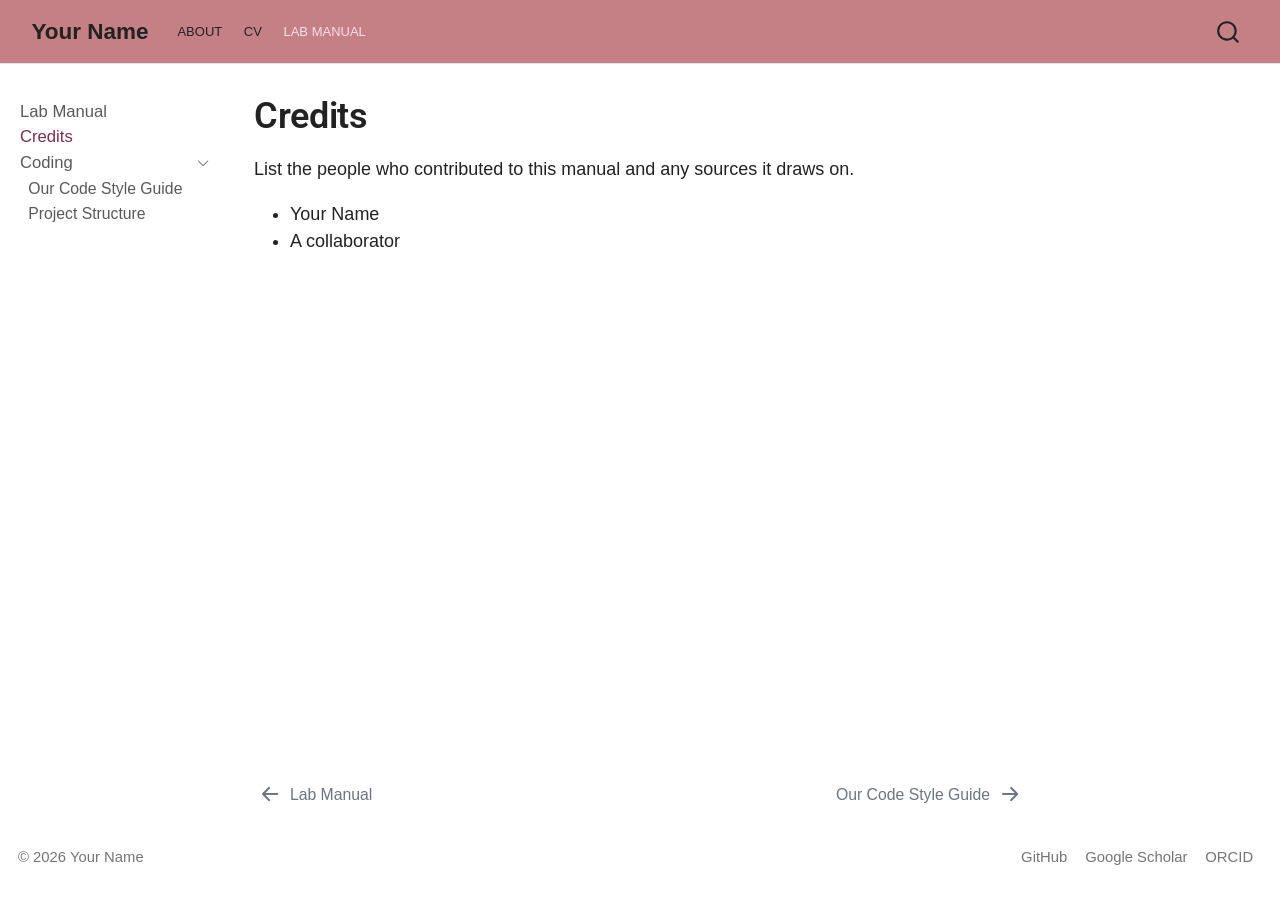
<file: docs/manual/credits.html>
<!DOCTYPE html>
<html xmlns="http://www.w3.org/1999/xhtml" lang="en" xml:lang="en"><head>

<meta charset="utf-8">
<meta name="generator" content="quarto-1.5.57">

<meta name="viewport" content="width=device-width, initial-scale=1.0, user-scalable=yes">


<title>Credits – Your Name</title>
<style>
code{white-space: pre-wrap;}
span.smallcaps{font-variant: small-caps;}
div.columns{display: flex; gap: min(4vw, 1.5em);}
div.column{flex: auto; overflow-x: auto;}
div.hanging-indent{margin-left: 1.5em; text-indent: -1.5em;}
ul.task-list{list-style: none;}
ul.task-list li input[type="checkbox"] {
  width: 0.8em;
  margin: 0 0.8em 0.2em -1em; /* quarto-specific, see https://github.com/quarto-dev/quarto-cli/issues/4556 */ 
  vertical-align: middle;
}
</style>


<script src="../site_libs/quarto-nav/quarto-nav.js"></script>
<script src="../site_libs/quarto-nav/headroom.min.js"></script>
<script src="../site_libs/clipboard/clipboard.min.js"></script>
<script src="../site_libs/quarto-search/autocomplete.umd.js"></script>
<script src="../site_libs/quarto-search/fuse.min.js"></script>
<script src="../site_libs/quarto-search/quarto-search.js"></script>
<meta name="quarto:offset" content="../">
<link href="../manual/style-guide.html" rel="next">
<link href="../manual/index.html" rel="prev">
<script src="../site_libs/quarto-html/quarto.js"></script>
<script src="../site_libs/quarto-html/popper.min.js"></script>
<script src="../site_libs/quarto-html/tippy.umd.min.js"></script>
<script src="../site_libs/quarto-html/anchor.min.js"></script>
<link href="../site_libs/quarto-html/tippy.css" rel="stylesheet">
<link href="../site_libs/quarto-html/quarto-syntax-highlighting.css" rel="stylesheet" id="quarto-text-highlighting-styles">
<script src="../site_libs/bootstrap/bootstrap.min.js"></script>
<link href="../site_libs/bootstrap/bootstrap-icons.css" rel="stylesheet">
<link href="../site_libs/bootstrap/bootstrap.min.css" rel="stylesheet" id="quarto-bootstrap" data-mode="light">
<script id="quarto-search-options" type="application/json">{
  "location": "navbar",
  "copy-button": false,
  "collapse-after": 3,
  "panel-placement": "end",
  "type": "overlay",
  "limit": 50,
  "keyboard-shortcut": [
    "f",
    "/",
    "s"
  ],
  "show-item-context": false,
  "language": {
    "search-no-results-text": "No results",
    "search-matching-documents-text": "matching documents",
    "search-copy-link-title": "Copy link to search",
    "search-hide-matches-text": "Hide additional matches",
    "search-more-match-text": "more match in this document",
    "search-more-matches-text": "more matches in this document",
    "search-clear-button-title": "Clear",
    "search-text-placeholder": "",
    "search-detached-cancel-button-title": "Cancel",
    "search-submit-button-title": "Submit",
    "search-label": "Search"
  }
}</script>


</head>

<body class="nav-sidebar docked nav-fixed">

<div id="quarto-search-results"></div>
  <header id="quarto-header" class="headroom fixed-top">
    <nav class="navbar navbar-expand-lg " data-bs-theme="dark">
      <div class="navbar-container container-fluid">
      <div class="navbar-brand-container mx-auto">
    <a class="navbar-brand" href="../index.html">
    <span class="navbar-title">Your Name</span>
    </a>
  </div>
            <div id="quarto-search" class="" title="Search"></div>
          <button class="navbar-toggler" type="button" data-bs-toggle="collapse" data-bs-target="#navbarCollapse" aria-controls="navbarCollapse" role="menu" aria-expanded="false" aria-label="Toggle navigation" onclick="if (window.quartoToggleHeadroom) { window.quartoToggleHeadroom(); }">
  <span class="navbar-toggler-icon"></span>
</button>
          <div class="collapse navbar-collapse" id="navbarCollapse">
            <ul class="navbar-nav navbar-nav-scroll me-auto">
  <li class="nav-item">
    <a class="nav-link" href="../about.html"> 
<span class="menu-text">About</span></a>
  </li>  
  <li class="nav-item">
    <a class="nav-link" href="../cv.html"> 
<span class="menu-text">CV</span></a>
  </li>  
  <li class="nav-item">
    <a class="nav-link active" href="../manual/index.html" aria-current="page"> 
<span class="menu-text">Lab Manual</span></a>
  </li>  
</ul>
          </div> <!-- /navcollapse -->
            <div class="quarto-navbar-tools">
</div>
      </div> <!-- /container-fluid -->
    </nav>
  <nav class="quarto-secondary-nav">
    <div class="container-fluid d-flex">
      <button type="button" class="quarto-btn-toggle btn" data-bs-toggle="collapse" role="button" data-bs-target=".quarto-sidebar-collapse-item" aria-controls="quarto-sidebar" aria-expanded="false" aria-label="Toggle sidebar navigation" onclick="if (window.quartoToggleHeadroom) { window.quartoToggleHeadroom(); }">
        <i class="bi bi-layout-text-sidebar-reverse"></i>
      </button>
        <nav class="quarto-page-breadcrumbs" aria-label="breadcrumb"><ol class="breadcrumb"><li class="breadcrumb-item"><a href="../manual/credits.html">Credits</a></li></ol></nav>
        <a class="flex-grow-1" role="navigation" data-bs-toggle="collapse" data-bs-target=".quarto-sidebar-collapse-item" aria-controls="quarto-sidebar" aria-expanded="false" aria-label="Toggle sidebar navigation" onclick="if (window.quartoToggleHeadroom) { window.quartoToggleHeadroom(); }">      
        </a>
    </div>
  </nav>
</header>
<!-- content -->
<div id="quarto-content" class="quarto-container page-columns page-rows-contents page-layout-article page-navbar">
<!-- sidebar -->
  <nav id="quarto-sidebar" class="sidebar collapse collapse-horizontal quarto-sidebar-collapse-item sidebar-navigation docked overflow-auto">
    <div class="sidebar-menu-container"> 
    <ul class="list-unstyled mt-1">
        <li class="sidebar-item">
  <div class="sidebar-item-container"> 
  <a href="../manual/index.html" class="sidebar-item-text sidebar-link">
 <span class="menu-text">Lab Manual</span></a>
  </div>
</li>
        <li class="sidebar-item">
  <div class="sidebar-item-container"> 
  <a href="../manual/credits.html" class="sidebar-item-text sidebar-link active">
 <span class="menu-text">Credits</span></a>
  </div>
</li>
        <li class="sidebar-item sidebar-item-section">
      <div class="sidebar-item-container"> 
            <a class="sidebar-item-text sidebar-link text-start" data-bs-toggle="collapse" data-bs-target="#quarto-sidebar-section-1" role="navigation" aria-expanded="true">
 <span class="menu-text">Coding</span></a>
          <a class="sidebar-item-toggle text-start" data-bs-toggle="collapse" data-bs-target="#quarto-sidebar-section-1" role="navigation" aria-expanded="true" aria-label="Toggle section">
            <i class="bi bi-chevron-right ms-2"></i>
          </a> 
      </div>
      <ul id="quarto-sidebar-section-1" class="collapse list-unstyled sidebar-section depth1 show">  
          <li class="sidebar-item">
  <div class="sidebar-item-container"> 
  <a href="../manual/style-guide.html" class="sidebar-item-text sidebar-link">
 <span class="menu-text">Our Code Style Guide</span></a>
  </div>
</li>
          <li class="sidebar-item">
  <div class="sidebar-item-container"> 
  <a href="../manual/project-structure.html" class="sidebar-item-text sidebar-link">
 <span class="menu-text">Project Structure</span></a>
  </div>
</li>
      </ul>
  </li>
    </ul>
    </div>
</nav>
<div id="quarto-sidebar-glass" class="quarto-sidebar-collapse-item" data-bs-toggle="collapse" data-bs-target=".quarto-sidebar-collapse-item"></div>
<!-- margin-sidebar -->
    <div id="quarto-margin-sidebar" class="sidebar margin-sidebar zindex-bottom">
        
    </div>
<!-- main -->
<main class="content" id="quarto-document-content">

<header id="title-block-header" class="quarto-title-block default">
<div class="quarto-title">
<h1 class="title">Credits</h1>
</div>



<div class="quarto-title-meta">

    
  
    
  </div>
  


</header>


<p>List the people who contributed to this manual and any sources it draws on.</p>
<ul>
<li>Your Name</li>
<li>A collaborator</li>
</ul>



</main> <!-- /main -->
<script id="quarto-html-after-body" type="application/javascript">
window.document.addEventListener("DOMContentLoaded", function (event) {
  const toggleBodyColorMode = (bsSheetEl) => {
    const mode = bsSheetEl.getAttribute("data-mode");
    const bodyEl = window.document.querySelector("body");
    if (mode === "dark") {
      bodyEl.classList.add("quarto-dark");
      bodyEl.classList.remove("quarto-light");
    } else {
      bodyEl.classList.add("quarto-light");
      bodyEl.classList.remove("quarto-dark");
    }
  }
  const toggleBodyColorPrimary = () => {
    const bsSheetEl = window.document.querySelector("link#quarto-bootstrap");
    if (bsSheetEl) {
      toggleBodyColorMode(bsSheetEl);
    }
  }
  toggleBodyColorPrimary();  
  const icon = "";
  const anchorJS = new window.AnchorJS();
  anchorJS.options = {
    placement: 'right',
    icon: icon
  };
  anchorJS.add('.anchored');
  const isCodeAnnotation = (el) => {
    for (const clz of el.classList) {
      if (clz.startsWith('code-annotation-')) {                     
        return true;
      }
    }
    return false;
  }
  const onCopySuccess = function(e) {
    // button target
    const button = e.trigger;
    // don't keep focus
    button.blur();
    // flash "checked"
    button.classList.add('code-copy-button-checked');
    var currentTitle = button.getAttribute("title");
    button.setAttribute("title", "Copied!");
    let tooltip;
    if (window.bootstrap) {
      button.setAttribute("data-bs-toggle", "tooltip");
      button.setAttribute("data-bs-placement", "left");
      button.setAttribute("data-bs-title", "Copied!");
      tooltip = new bootstrap.Tooltip(button, 
        { trigger: "manual", 
          customClass: "code-copy-button-tooltip",
          offset: [0, -8]});
      tooltip.show();    
    }
    setTimeout(function() {
      if (tooltip) {
        tooltip.hide();
        button.removeAttribute("data-bs-title");
        button.removeAttribute("data-bs-toggle");
        button.removeAttribute("data-bs-placement");
      }
      button.setAttribute("title", currentTitle);
      button.classList.remove('code-copy-button-checked');
    }, 1000);
    // clear code selection
    e.clearSelection();
  }
  const getTextToCopy = function(trigger) {
      const codeEl = trigger.previousElementSibling.cloneNode(true);
      for (const childEl of codeEl.children) {
        if (isCodeAnnotation(childEl)) {
          childEl.remove();
        }
      }
      return codeEl.innerText;
  }
  const clipboard = new window.ClipboardJS('.code-copy-button:not([data-in-quarto-modal])', {
    text: getTextToCopy
  });
  clipboard.on('success', onCopySuccess);
  if (window.document.getElementById('quarto-embedded-source-code-modal')) {
    // For code content inside modals, clipBoardJS needs to be initialized with a container option
    // TODO: Check when it could be a function (https://github.com/zenorocha/clipboard.js/issues/860)
    const clipboardModal = new window.ClipboardJS('.code-copy-button[data-in-quarto-modal]', {
      text: getTextToCopy,
      container: window.document.getElementById('quarto-embedded-source-code-modal')
    });
    clipboardModal.on('success', onCopySuccess);
  }
    var localhostRegex = new RegExp(/^(?:http|https):\/\/localhost\:?[0-9]*\//);
    var mailtoRegex = new RegExp(/^mailto:/);
      var filterRegex = new RegExp('/' + window.location.host + '/');
    var isInternal = (href) => {
        return filterRegex.test(href) || localhostRegex.test(href) || mailtoRegex.test(href);
    }
    // Inspect non-navigation links and adorn them if external
 	var links = window.document.querySelectorAll('a[href]:not(.nav-link):not(.navbar-brand):not(.toc-action):not(.sidebar-link):not(.sidebar-item-toggle):not(.pagination-link):not(.no-external):not([aria-hidden]):not(.dropdown-item):not(.quarto-navigation-tool):not(.about-link)');
    for (var i=0; i<links.length; i++) {
      const link = links[i];
      if (!isInternal(link.href)) {
        // undo the damage that might have been done by quarto-nav.js in the case of
        // links that we want to consider external
        if (link.dataset.originalHref !== undefined) {
          link.href = link.dataset.originalHref;
        }
          // target, if specified
          link.setAttribute("target", "_blank");
          if (link.getAttribute("rel") === null) {
            link.setAttribute("rel", "noopener");
          }
      }
    }
  function tippyHover(el, contentFn, onTriggerFn, onUntriggerFn) {
    const config = {
      allowHTML: true,
      maxWidth: 500,
      delay: 100,
      arrow: false,
      appendTo: function(el) {
          return el.parentElement;
      },
      interactive: true,
      interactiveBorder: 10,
      theme: 'quarto',
      placement: 'bottom-start',
    };
    if (contentFn) {
      config.content = contentFn;
    }
    if (onTriggerFn) {
      config.onTrigger = onTriggerFn;
    }
    if (onUntriggerFn) {
      config.onUntrigger = onUntriggerFn;
    }
    window.tippy(el, config); 
  }
  const noterefs = window.document.querySelectorAll('a[role="doc-noteref"]');
  for (var i=0; i<noterefs.length; i++) {
    const ref = noterefs[i];
    tippyHover(ref, function() {
      // use id or data attribute instead here
      let href = ref.getAttribute('data-footnote-href') || ref.getAttribute('href');
      try { href = new URL(href).hash; } catch {}
      const id = href.replace(/^#\/?/, "");
      const note = window.document.getElementById(id);
      if (note) {
        return note.innerHTML;
      } else {
        return "";
      }
    });
  }
  const xrefs = window.document.querySelectorAll('a.quarto-xref');
  const processXRef = (id, note) => {
    // Strip column container classes
    const stripColumnClz = (el) => {
      el.classList.remove("page-full", "page-columns");
      if (el.children) {
        for (const child of el.children) {
          stripColumnClz(child);
        }
      }
    }
    stripColumnClz(note)
    if (id === null || id.startsWith('sec-')) {
      // Special case sections, only their first couple elements
      const container = document.createElement("div");
      if (note.children && note.children.length > 2) {
        container.appendChild(note.children[0].cloneNode(true));
        for (let i = 1; i < note.children.length; i++) {
          const child = note.children[i];
          if (child.tagName === "P" && child.innerText === "") {
            continue;
          } else {
            container.appendChild(child.cloneNode(true));
            break;
          }
        }
        if (window.Quarto?.typesetMath) {
          window.Quarto.typesetMath(container);
        }
        return container.innerHTML
      } else {
        if (window.Quarto?.typesetMath) {
          window.Quarto.typesetMath(note);
        }
        return note.innerHTML;
      }
    } else {
      // Remove any anchor links if they are present
      const anchorLink = note.querySelector('a.anchorjs-link');
      if (anchorLink) {
        anchorLink.remove();
      }
      if (window.Quarto?.typesetMath) {
        window.Quarto.typesetMath(note);
      }
      // TODO in 1.5, we should make sure this works without a callout special case
      if (note.classList.contains("callout")) {
        return note.outerHTML;
      } else {
        return note.innerHTML;
      }
    }
  }
  for (var i=0; i<xrefs.length; i++) {
    const xref = xrefs[i];
    tippyHover(xref, undefined, function(instance) {
      instance.disable();
      let url = xref.getAttribute('href');
      let hash = undefined; 
      if (url.startsWith('#')) {
        hash = url;
      } else {
        try { hash = new URL(url).hash; } catch {}
      }
      if (hash) {
        const id = hash.replace(/^#\/?/, "");
        const note = window.document.getElementById(id);
        if (note !== null) {
          try {
            const html = processXRef(id, note.cloneNode(true));
            instance.setContent(html);
          } finally {
            instance.enable();
            instance.show();
          }
        } else {
          // See if we can fetch this
          fetch(url.split('#')[0])
          .then(res => res.text())
          .then(html => {
            const parser = new DOMParser();
            const htmlDoc = parser.parseFromString(html, "text/html");
            const note = htmlDoc.getElementById(id);
            if (note !== null) {
              const html = processXRef(id, note);
              instance.setContent(html);
            } 
          }).finally(() => {
            instance.enable();
            instance.show();
          });
        }
      } else {
        // See if we can fetch a full url (with no hash to target)
        // This is a special case and we should probably do some content thinning / targeting
        fetch(url)
        .then(res => res.text())
        .then(html => {
          const parser = new DOMParser();
          const htmlDoc = parser.parseFromString(html, "text/html");
          const note = htmlDoc.querySelector('main.content');
          if (note !== null) {
            // This should only happen for chapter cross references
            // (since there is no id in the URL)
            // remove the first header
            if (note.children.length > 0 && note.children[0].tagName === "HEADER") {
              note.children[0].remove();
            }
            const html = processXRef(null, note);
            instance.setContent(html);
          } 
        }).finally(() => {
          instance.enable();
          instance.show();
        });
      }
    }, function(instance) {
    });
  }
      let selectedAnnoteEl;
      const selectorForAnnotation = ( cell, annotation) => {
        let cellAttr = 'data-code-cell="' + cell + '"';
        let lineAttr = 'data-code-annotation="' +  annotation + '"';
        const selector = 'span[' + cellAttr + '][' + lineAttr + ']';
        return selector;
      }
      const selectCodeLines = (annoteEl) => {
        const doc = window.document;
        const targetCell = annoteEl.getAttribute("data-target-cell");
        const targetAnnotation = annoteEl.getAttribute("data-target-annotation");
        const annoteSpan = window.document.querySelector(selectorForAnnotation(targetCell, targetAnnotation));
        const lines = annoteSpan.getAttribute("data-code-lines").split(",");
        const lineIds = lines.map((line) => {
          return targetCell + "-" + line;
        })
        let top = null;
        let height = null;
        let parent = null;
        if (lineIds.length > 0) {
            //compute the position of the single el (top and bottom and make a div)
            const el = window.document.getElementById(lineIds[0]);
            top = el.offsetTop;
            height = el.offsetHeight;
            parent = el.parentElement.parentElement;
          if (lineIds.length > 1) {
            const lastEl = window.document.getElementById(lineIds[lineIds.length - 1]);
            const bottom = lastEl.offsetTop + lastEl.offsetHeight;
            height = bottom - top;
          }
          if (top !== null && height !== null && parent !== null) {
            // cook up a div (if necessary) and position it 
            let div = window.document.getElementById("code-annotation-line-highlight");
            if (div === null) {
              div = window.document.createElement("div");
              div.setAttribute("id", "code-annotation-line-highlight");
              div.style.position = 'absolute';
              parent.appendChild(div);
            }
            div.style.top = top - 2 + "px";
            div.style.height = height + 4 + "px";
            div.style.left = 0;
            let gutterDiv = window.document.getElementById("code-annotation-line-highlight-gutter");
            if (gutterDiv === null) {
              gutterDiv = window.document.createElement("div");
              gutterDiv.setAttribute("id", "code-annotation-line-highlight-gutter");
              gutterDiv.style.position = 'absolute';
              const codeCell = window.document.getElementById(targetCell);
              const gutter = codeCell.querySelector('.code-annotation-gutter');
              gutter.appendChild(gutterDiv);
            }
            gutterDiv.style.top = top - 2 + "px";
            gutterDiv.style.height = height + 4 + "px";
          }
          selectedAnnoteEl = annoteEl;
        }
      };
      const unselectCodeLines = () => {
        const elementsIds = ["code-annotation-line-highlight", "code-annotation-line-highlight-gutter"];
        elementsIds.forEach((elId) => {
          const div = window.document.getElementById(elId);
          if (div) {
            div.remove();
          }
        });
        selectedAnnoteEl = undefined;
      };
        // Handle positioning of the toggle
    window.addEventListener(
      "resize",
      throttle(() => {
        elRect = undefined;
        if (selectedAnnoteEl) {
          selectCodeLines(selectedAnnoteEl);
        }
      }, 10)
    );
    function throttle(fn, ms) {
    let throttle = false;
    let timer;
      return (...args) => {
        if(!throttle) { // first call gets through
            fn.apply(this, args);
            throttle = true;
        } else { // all the others get throttled
            if(timer) clearTimeout(timer); // cancel #2
            timer = setTimeout(() => {
              fn.apply(this, args);
              timer = throttle = false;
            }, ms);
        }
      };
    }
      // Attach click handler to the DT
      const annoteDls = window.document.querySelectorAll('dt[data-target-cell]');
      for (const annoteDlNode of annoteDls) {
        annoteDlNode.addEventListener('click', (event) => {
          const clickedEl = event.target;
          if (clickedEl !== selectedAnnoteEl) {
            unselectCodeLines();
            const activeEl = window.document.querySelector('dt[data-target-cell].code-annotation-active');
            if (activeEl) {
              activeEl.classList.remove('code-annotation-active');
            }
            selectCodeLines(clickedEl);
            clickedEl.classList.add('code-annotation-active');
          } else {
            // Unselect the line
            unselectCodeLines();
            clickedEl.classList.remove('code-annotation-active');
          }
        });
      }
  const findCites = (el) => {
    const parentEl = el.parentElement;
    if (parentEl) {
      const cites = parentEl.dataset.cites;
      if (cites) {
        return {
          el,
          cites: cites.split(' ')
        };
      } else {
        return findCites(el.parentElement)
      }
    } else {
      return undefined;
    }
  };
  var bibliorefs = window.document.querySelectorAll('a[role="doc-biblioref"]');
  for (var i=0; i<bibliorefs.length; i++) {
    const ref = bibliorefs[i];
    const citeInfo = findCites(ref);
    if (citeInfo) {
      tippyHover(citeInfo.el, function() {
        var popup = window.document.createElement('div');
        citeInfo.cites.forEach(function(cite) {
          var citeDiv = window.document.createElement('div');
          citeDiv.classList.add('hanging-indent');
          citeDiv.classList.add('csl-entry');
          var biblioDiv = window.document.getElementById('ref-' + cite);
          if (biblioDiv) {
            citeDiv.innerHTML = biblioDiv.innerHTML;
          }
          popup.appendChild(citeDiv);
        });
        return popup.innerHTML;
      });
    }
  }
});
</script>
<nav class="page-navigation">
  <div class="nav-page nav-page-previous">
      <a href="../manual/index.html" class="pagination-link" aria-label="Lab Manual">
        <i class="bi bi-arrow-left-short"></i> <span class="nav-page-text">Lab Manual</span>
      </a>          
  </div>
  <div class="nav-page nav-page-next">
      <a href="../manual/style-guide.html" class="pagination-link" aria-label="Our Code Style Guide">
        <span class="nav-page-text">Our Code Style Guide</span> <i class="bi bi-arrow-right-short"></i>
      </a>
  </div>
</nav>
</div> <!-- /content -->
<footer class="footer">
  <div class="nav-footer">
    <div class="nav-footer-left">
<p>© 2026 Your Name</p>
</div>   
    <div class="nav-footer-center">
      &nbsp;
    </div>
    <div class="nav-footer-right">
      <ul class="footer-items list-unstyled">
    <li class="nav-item">
    <a class="nav-link" href="https://github.com/hallieeilerts">
<p>GitHub</p>
</a>
  </li>  
    <li class="nav-item">
    <a class="nav-link" href="https://scholar.google.com">
<p>Google Scholar</p>
</a>
  </li>  
    <li class="nav-item">
    <a class="nav-link" href="https://orcid.org">
<p>ORCID</p>
</a>
  </li>  
</ul>
    </div>
  </div>
</footer>




</body></html>
</file>
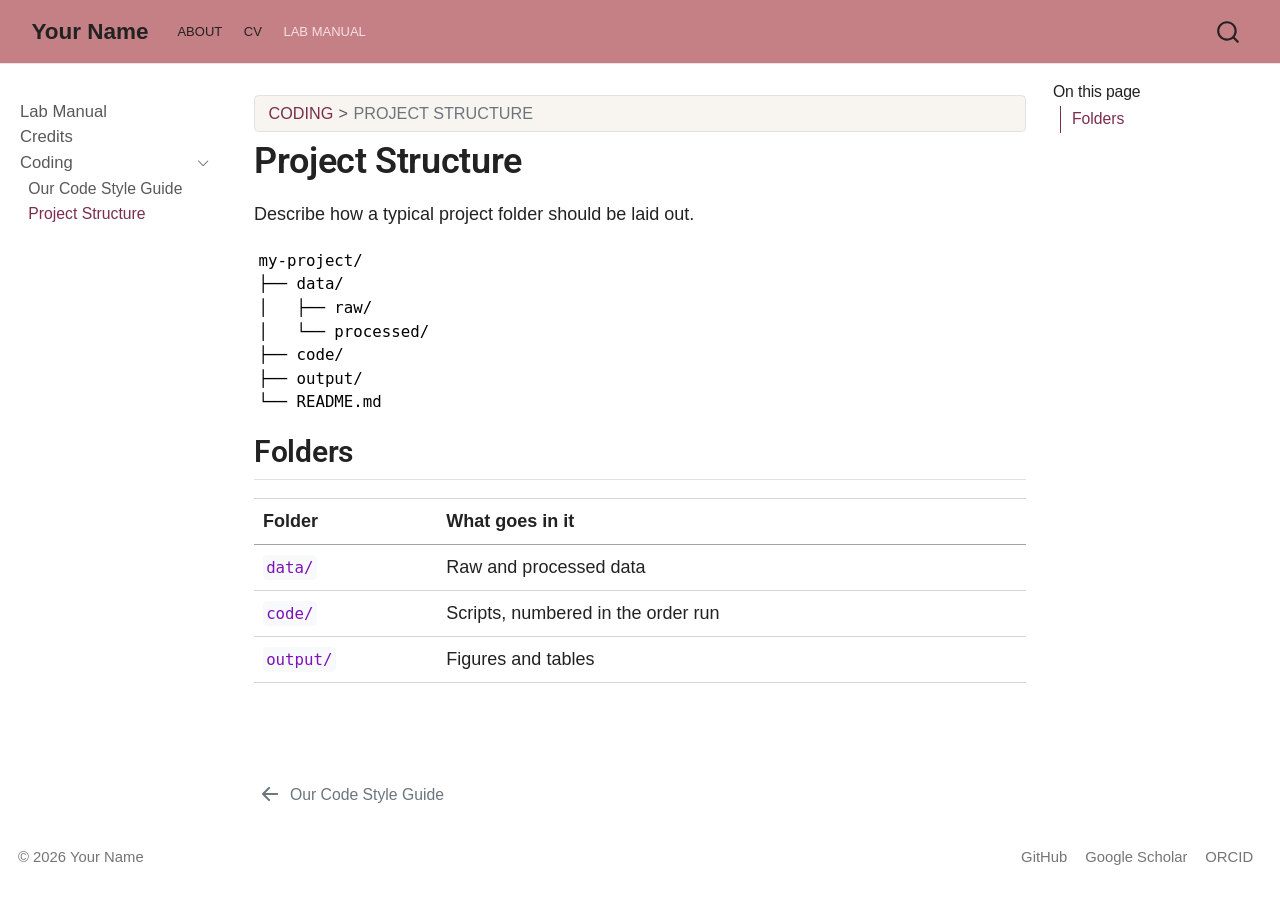
<file: docs/manual/project-structure.html>
<!DOCTYPE html>
<html xmlns="http://www.w3.org/1999/xhtml" lang="en" xml:lang="en"><head>

<meta charset="utf-8">
<meta name="generator" content="quarto-1.5.57">

<meta name="viewport" content="width=device-width, initial-scale=1.0, user-scalable=yes">


<title>Project Structure – Your Name</title>
<style>
code{white-space: pre-wrap;}
span.smallcaps{font-variant: small-caps;}
div.columns{display: flex; gap: min(4vw, 1.5em);}
div.column{flex: auto; overflow-x: auto;}
div.hanging-indent{margin-left: 1.5em; text-indent: -1.5em;}
ul.task-list{list-style: none;}
ul.task-list li input[type="checkbox"] {
  width: 0.8em;
  margin: 0 0.8em 0.2em -1em; /* quarto-specific, see https://github.com/quarto-dev/quarto-cli/issues/4556 */ 
  vertical-align: middle;
}
</style>


<script src="../site_libs/quarto-nav/quarto-nav.js"></script>
<script src="../site_libs/quarto-nav/headroom.min.js"></script>
<script src="../site_libs/clipboard/clipboard.min.js"></script>
<script src="../site_libs/quarto-search/autocomplete.umd.js"></script>
<script src="../site_libs/quarto-search/fuse.min.js"></script>
<script src="../site_libs/quarto-search/quarto-search.js"></script>
<meta name="quarto:offset" content="../">
<link href="../manual/style-guide.html" rel="prev">
<script src="../site_libs/quarto-html/quarto.js"></script>
<script src="../site_libs/quarto-html/popper.min.js"></script>
<script src="../site_libs/quarto-html/tippy.umd.min.js"></script>
<script src="../site_libs/quarto-html/anchor.min.js"></script>
<link href="../site_libs/quarto-html/tippy.css" rel="stylesheet">
<link href="../site_libs/quarto-html/quarto-syntax-highlighting.css" rel="stylesheet" id="quarto-text-highlighting-styles">
<script src="../site_libs/bootstrap/bootstrap.min.js"></script>
<link href="../site_libs/bootstrap/bootstrap-icons.css" rel="stylesheet">
<link href="../site_libs/bootstrap/bootstrap.min.css" rel="stylesheet" id="quarto-bootstrap" data-mode="light">
<script id="quarto-search-options" type="application/json">{
  "location": "navbar",
  "copy-button": false,
  "collapse-after": 3,
  "panel-placement": "end",
  "type": "overlay",
  "limit": 50,
  "keyboard-shortcut": [
    "f",
    "/",
    "s"
  ],
  "show-item-context": false,
  "language": {
    "search-no-results-text": "No results",
    "search-matching-documents-text": "matching documents",
    "search-copy-link-title": "Copy link to search",
    "search-hide-matches-text": "Hide additional matches",
    "search-more-match-text": "more match in this document",
    "search-more-matches-text": "more matches in this document",
    "search-clear-button-title": "Clear",
    "search-text-placeholder": "",
    "search-detached-cancel-button-title": "Cancel",
    "search-submit-button-title": "Submit",
    "search-label": "Search"
  }
}</script>


</head>

<body class="nav-sidebar docked nav-fixed">

<div id="quarto-search-results"></div>
  <header id="quarto-header" class="headroom fixed-top">
    <nav class="navbar navbar-expand-lg " data-bs-theme="dark">
      <div class="navbar-container container-fluid">
      <div class="navbar-brand-container mx-auto">
    <a class="navbar-brand" href="../index.html">
    <span class="navbar-title">Your Name</span>
    </a>
  </div>
            <div id="quarto-search" class="" title="Search"></div>
          <button class="navbar-toggler" type="button" data-bs-toggle="collapse" data-bs-target="#navbarCollapse" aria-controls="navbarCollapse" role="menu" aria-expanded="false" aria-label="Toggle navigation" onclick="if (window.quartoToggleHeadroom) { window.quartoToggleHeadroom(); }">
  <span class="navbar-toggler-icon"></span>
</button>
          <div class="collapse navbar-collapse" id="navbarCollapse">
            <ul class="navbar-nav navbar-nav-scroll me-auto">
  <li class="nav-item">
    <a class="nav-link" href="../about.html"> 
<span class="menu-text">About</span></a>
  </li>  
  <li class="nav-item">
    <a class="nav-link" href="../cv.html"> 
<span class="menu-text">CV</span></a>
  </li>  
  <li class="nav-item">
    <a class="nav-link active" href="../manual/index.html" aria-current="page"> 
<span class="menu-text">Lab Manual</span></a>
  </li>  
</ul>
          </div> <!-- /navcollapse -->
            <div class="quarto-navbar-tools">
</div>
      </div> <!-- /container-fluid -->
    </nav>
  <nav class="quarto-secondary-nav">
    <div class="container-fluid d-flex">
      <button type="button" class="quarto-btn-toggle btn" data-bs-toggle="collapse" role="button" data-bs-target=".quarto-sidebar-collapse-item" aria-controls="quarto-sidebar" aria-expanded="false" aria-label="Toggle sidebar navigation" onclick="if (window.quartoToggleHeadroom) { window.quartoToggleHeadroom(); }">
        <i class="bi bi-layout-text-sidebar-reverse"></i>
      </button>
        <nav class="quarto-page-breadcrumbs" aria-label="breadcrumb"><ol class="breadcrumb"><li class="breadcrumb-item"><a href="../manual/style-guide.html">Coding</a></li><li class="breadcrumb-item"><a href="../manual/project-structure.html">Project Structure</a></li></ol></nav>
        <a class="flex-grow-1" role="navigation" data-bs-toggle="collapse" data-bs-target=".quarto-sidebar-collapse-item" aria-controls="quarto-sidebar" aria-expanded="false" aria-label="Toggle sidebar navigation" onclick="if (window.quartoToggleHeadroom) { window.quartoToggleHeadroom(); }">      
        </a>
    </div>
  </nav>
</header>
<!-- content -->
<div id="quarto-content" class="quarto-container page-columns page-rows-contents page-layout-article page-navbar">
<!-- sidebar -->
  <nav id="quarto-sidebar" class="sidebar collapse collapse-horizontal quarto-sidebar-collapse-item sidebar-navigation docked overflow-auto">
    <div class="sidebar-menu-container"> 
    <ul class="list-unstyled mt-1">
        <li class="sidebar-item">
  <div class="sidebar-item-container"> 
  <a href="../manual/index.html" class="sidebar-item-text sidebar-link">
 <span class="menu-text">Lab Manual</span></a>
  </div>
</li>
        <li class="sidebar-item">
  <div class="sidebar-item-container"> 
  <a href="../manual/credits.html" class="sidebar-item-text sidebar-link">
 <span class="menu-text">Credits</span></a>
  </div>
</li>
        <li class="sidebar-item sidebar-item-section">
      <div class="sidebar-item-container"> 
            <a class="sidebar-item-text sidebar-link text-start" data-bs-toggle="collapse" data-bs-target="#quarto-sidebar-section-1" role="navigation" aria-expanded="true">
 <span class="menu-text">Coding</span></a>
          <a class="sidebar-item-toggle text-start" data-bs-toggle="collapse" data-bs-target="#quarto-sidebar-section-1" role="navigation" aria-expanded="true" aria-label="Toggle section">
            <i class="bi bi-chevron-right ms-2"></i>
          </a> 
      </div>
      <ul id="quarto-sidebar-section-1" class="collapse list-unstyled sidebar-section depth1 show">  
          <li class="sidebar-item">
  <div class="sidebar-item-container"> 
  <a href="../manual/style-guide.html" class="sidebar-item-text sidebar-link">
 <span class="menu-text">Our Code Style Guide</span></a>
  </div>
</li>
          <li class="sidebar-item">
  <div class="sidebar-item-container"> 
  <a href="../manual/project-structure.html" class="sidebar-item-text sidebar-link active">
 <span class="menu-text">Project Structure</span></a>
  </div>
</li>
      </ul>
  </li>
    </ul>
    </div>
</nav>
<div id="quarto-sidebar-glass" class="quarto-sidebar-collapse-item" data-bs-toggle="collapse" data-bs-target=".quarto-sidebar-collapse-item"></div>
<!-- margin-sidebar -->
    <div id="quarto-margin-sidebar" class="sidebar margin-sidebar">
        <nav id="TOC" role="doc-toc" class="toc-active">
    <h2 id="toc-title">On this page</h2>
   
  <ul>
  <li><a href="#folders" id="toc-folders" class="nav-link active" data-scroll-target="#folders">Folders</a></li>
  </ul>
</nav>
    </div>
<!-- main -->
<main class="content" id="quarto-document-content">

<header id="title-block-header" class="quarto-title-block default"><nav class="quarto-page-breadcrumbs quarto-title-breadcrumbs d-none d-lg-block" aria-label="breadcrumb"><ol class="breadcrumb"><li class="breadcrumb-item"><a href="../manual/style-guide.html">Coding</a></li><li class="breadcrumb-item"><a href="../manual/project-structure.html">Project Structure</a></li></ol></nav>
<div class="quarto-title">
<h1 class="title">Project Structure</h1>
</div>



<div class="quarto-title-meta">

    
  
    
  </div>
  


</header>


<p>Describe how a typical project folder should be laid out.</p>
<pre><code>my-project/
├── data/
│   ├── raw/
│   └── processed/
├── code/
├── output/
└── README.md</code></pre>
<section id="folders" class="level2">
<h2 class="anchored" data-anchor-id="folders">Folders</h2>
<table class="caption-top table">
<thead>
<tr class="header">
<th>Folder</th>
<th>What goes in it</th>
</tr>
</thead>
<tbody>
<tr class="odd">
<td><code>data/</code></td>
<td>Raw and processed data</td>
</tr>
<tr class="even">
<td><code>code/</code></td>
<td>Scripts, numbered in the order run</td>
</tr>
<tr class="odd">
<td><code>output/</code></td>
<td>Figures and tables</td>
</tr>
</tbody>
</table>


</section>

</main> <!-- /main -->
<script id="quarto-html-after-body" type="application/javascript">
window.document.addEventListener("DOMContentLoaded", function (event) {
  const toggleBodyColorMode = (bsSheetEl) => {
    const mode = bsSheetEl.getAttribute("data-mode");
    const bodyEl = window.document.querySelector("body");
    if (mode === "dark") {
      bodyEl.classList.add("quarto-dark");
      bodyEl.classList.remove("quarto-light");
    } else {
      bodyEl.classList.add("quarto-light");
      bodyEl.classList.remove("quarto-dark");
    }
  }
  const toggleBodyColorPrimary = () => {
    const bsSheetEl = window.document.querySelector("link#quarto-bootstrap");
    if (bsSheetEl) {
      toggleBodyColorMode(bsSheetEl);
    }
  }
  toggleBodyColorPrimary();  
  const icon = "";
  const anchorJS = new window.AnchorJS();
  anchorJS.options = {
    placement: 'right',
    icon: icon
  };
  anchorJS.add('.anchored');
  const isCodeAnnotation = (el) => {
    for (const clz of el.classList) {
      if (clz.startsWith('code-annotation-')) {                     
        return true;
      }
    }
    return false;
  }
  const onCopySuccess = function(e) {
    // button target
    const button = e.trigger;
    // don't keep focus
    button.blur();
    // flash "checked"
    button.classList.add('code-copy-button-checked');
    var currentTitle = button.getAttribute("title");
    button.setAttribute("title", "Copied!");
    let tooltip;
    if (window.bootstrap) {
      button.setAttribute("data-bs-toggle", "tooltip");
      button.setAttribute("data-bs-placement", "left");
      button.setAttribute("data-bs-title", "Copied!");
      tooltip = new bootstrap.Tooltip(button, 
        { trigger: "manual", 
          customClass: "code-copy-button-tooltip",
          offset: [0, -8]});
      tooltip.show();    
    }
    setTimeout(function() {
      if (tooltip) {
        tooltip.hide();
        button.removeAttribute("data-bs-title");
        button.removeAttribute("data-bs-toggle");
        button.removeAttribute("data-bs-placement");
      }
      button.setAttribute("title", currentTitle);
      button.classList.remove('code-copy-button-checked');
    }, 1000);
    // clear code selection
    e.clearSelection();
  }
  const getTextToCopy = function(trigger) {
      const codeEl = trigger.previousElementSibling.cloneNode(true);
      for (const childEl of codeEl.children) {
        if (isCodeAnnotation(childEl)) {
          childEl.remove();
        }
      }
      return codeEl.innerText;
  }
  const clipboard = new window.ClipboardJS('.code-copy-button:not([data-in-quarto-modal])', {
    text: getTextToCopy
  });
  clipboard.on('success', onCopySuccess);
  if (window.document.getElementById('quarto-embedded-source-code-modal')) {
    // For code content inside modals, clipBoardJS needs to be initialized with a container option
    // TODO: Check when it could be a function (https://github.com/zenorocha/clipboard.js/issues/860)
    const clipboardModal = new window.ClipboardJS('.code-copy-button[data-in-quarto-modal]', {
      text: getTextToCopy,
      container: window.document.getElementById('quarto-embedded-source-code-modal')
    });
    clipboardModal.on('success', onCopySuccess);
  }
    var localhostRegex = new RegExp(/^(?:http|https):\/\/localhost\:?[0-9]*\//);
    var mailtoRegex = new RegExp(/^mailto:/);
      var filterRegex = new RegExp('/' + window.location.host + '/');
    var isInternal = (href) => {
        return filterRegex.test(href) || localhostRegex.test(href) || mailtoRegex.test(href);
    }
    // Inspect non-navigation links and adorn them if external
 	var links = window.document.querySelectorAll('a[href]:not(.nav-link):not(.navbar-brand):not(.toc-action):not(.sidebar-link):not(.sidebar-item-toggle):not(.pagination-link):not(.no-external):not([aria-hidden]):not(.dropdown-item):not(.quarto-navigation-tool):not(.about-link)');
    for (var i=0; i<links.length; i++) {
      const link = links[i];
      if (!isInternal(link.href)) {
        // undo the damage that might have been done by quarto-nav.js in the case of
        // links that we want to consider external
        if (link.dataset.originalHref !== undefined) {
          link.href = link.dataset.originalHref;
        }
          // target, if specified
          link.setAttribute("target", "_blank");
          if (link.getAttribute("rel") === null) {
            link.setAttribute("rel", "noopener");
          }
      }
    }
  function tippyHover(el, contentFn, onTriggerFn, onUntriggerFn) {
    const config = {
      allowHTML: true,
      maxWidth: 500,
      delay: 100,
      arrow: false,
      appendTo: function(el) {
          return el.parentElement;
      },
      interactive: true,
      interactiveBorder: 10,
      theme: 'quarto',
      placement: 'bottom-start',
    };
    if (contentFn) {
      config.content = contentFn;
    }
    if (onTriggerFn) {
      config.onTrigger = onTriggerFn;
    }
    if (onUntriggerFn) {
      config.onUntrigger = onUntriggerFn;
    }
    window.tippy(el, config); 
  }
  const noterefs = window.document.querySelectorAll('a[role="doc-noteref"]');
  for (var i=0; i<noterefs.length; i++) {
    const ref = noterefs[i];
    tippyHover(ref, function() {
      // use id or data attribute instead here
      let href = ref.getAttribute('data-footnote-href') || ref.getAttribute('href');
      try { href = new URL(href).hash; } catch {}
      const id = href.replace(/^#\/?/, "");
      const note = window.document.getElementById(id);
      if (note) {
        return note.innerHTML;
      } else {
        return "";
      }
    });
  }
  const xrefs = window.document.querySelectorAll('a.quarto-xref');
  const processXRef = (id, note) => {
    // Strip column container classes
    const stripColumnClz = (el) => {
      el.classList.remove("page-full", "page-columns");
      if (el.children) {
        for (const child of el.children) {
          stripColumnClz(child);
        }
      }
    }
    stripColumnClz(note)
    if (id === null || id.startsWith('sec-')) {
      // Special case sections, only their first couple elements
      const container = document.createElement("div");
      if (note.children && note.children.length > 2) {
        container.appendChild(note.children[0].cloneNode(true));
        for (let i = 1; i < note.children.length; i++) {
          const child = note.children[i];
          if (child.tagName === "P" && child.innerText === "") {
            continue;
          } else {
            container.appendChild(child.cloneNode(true));
            break;
          }
        }
        if (window.Quarto?.typesetMath) {
          window.Quarto.typesetMath(container);
        }
        return container.innerHTML
      } else {
        if (window.Quarto?.typesetMath) {
          window.Quarto.typesetMath(note);
        }
        return note.innerHTML;
      }
    } else {
      // Remove any anchor links if they are present
      const anchorLink = note.querySelector('a.anchorjs-link');
      if (anchorLink) {
        anchorLink.remove();
      }
      if (window.Quarto?.typesetMath) {
        window.Quarto.typesetMath(note);
      }
      // TODO in 1.5, we should make sure this works without a callout special case
      if (note.classList.contains("callout")) {
        return note.outerHTML;
      } else {
        return note.innerHTML;
      }
    }
  }
  for (var i=0; i<xrefs.length; i++) {
    const xref = xrefs[i];
    tippyHover(xref, undefined, function(instance) {
      instance.disable();
      let url = xref.getAttribute('href');
      let hash = undefined; 
      if (url.startsWith('#')) {
        hash = url;
      } else {
        try { hash = new URL(url).hash; } catch {}
      }
      if (hash) {
        const id = hash.replace(/^#\/?/, "");
        const note = window.document.getElementById(id);
        if (note !== null) {
          try {
            const html = processXRef(id, note.cloneNode(true));
            instance.setContent(html);
          } finally {
            instance.enable();
            instance.show();
          }
        } else {
          // See if we can fetch this
          fetch(url.split('#')[0])
          .then(res => res.text())
          .then(html => {
            const parser = new DOMParser();
            const htmlDoc = parser.parseFromString(html, "text/html");
            const note = htmlDoc.getElementById(id);
            if (note !== null) {
              const html = processXRef(id, note);
              instance.setContent(html);
            } 
          }).finally(() => {
            instance.enable();
            instance.show();
          });
        }
      } else {
        // See if we can fetch a full url (with no hash to target)
        // This is a special case and we should probably do some content thinning / targeting
        fetch(url)
        .then(res => res.text())
        .then(html => {
          const parser = new DOMParser();
          const htmlDoc = parser.parseFromString(html, "text/html");
          const note = htmlDoc.querySelector('main.content');
          if (note !== null) {
            // This should only happen for chapter cross references
            // (since there is no id in the URL)
            // remove the first header
            if (note.children.length > 0 && note.children[0].tagName === "HEADER") {
              note.children[0].remove();
            }
            const html = processXRef(null, note);
            instance.setContent(html);
          } 
        }).finally(() => {
          instance.enable();
          instance.show();
        });
      }
    }, function(instance) {
    });
  }
      let selectedAnnoteEl;
      const selectorForAnnotation = ( cell, annotation) => {
        let cellAttr = 'data-code-cell="' + cell + '"';
        let lineAttr = 'data-code-annotation="' +  annotation + '"';
        const selector = 'span[' + cellAttr + '][' + lineAttr + ']';
        return selector;
      }
      const selectCodeLines = (annoteEl) => {
        const doc = window.document;
        const targetCell = annoteEl.getAttribute("data-target-cell");
        const targetAnnotation = annoteEl.getAttribute("data-target-annotation");
        const annoteSpan = window.document.querySelector(selectorForAnnotation(targetCell, targetAnnotation));
        const lines = annoteSpan.getAttribute("data-code-lines").split(",");
        const lineIds = lines.map((line) => {
          return targetCell + "-" + line;
        })
        let top = null;
        let height = null;
        let parent = null;
        if (lineIds.length > 0) {
            //compute the position of the single el (top and bottom and make a div)
            const el = window.document.getElementById(lineIds[0]);
            top = el.offsetTop;
            height = el.offsetHeight;
            parent = el.parentElement.parentElement;
          if (lineIds.length > 1) {
            const lastEl = window.document.getElementById(lineIds[lineIds.length - 1]);
            const bottom = lastEl.offsetTop + lastEl.offsetHeight;
            height = bottom - top;
          }
          if (top !== null && height !== null && parent !== null) {
            // cook up a div (if necessary) and position it 
            let div = window.document.getElementById("code-annotation-line-highlight");
            if (div === null) {
              div = window.document.createElement("div");
              div.setAttribute("id", "code-annotation-line-highlight");
              div.style.position = 'absolute';
              parent.appendChild(div);
            }
            div.style.top = top - 2 + "px";
            div.style.height = height + 4 + "px";
            div.style.left = 0;
            let gutterDiv = window.document.getElementById("code-annotation-line-highlight-gutter");
            if (gutterDiv === null) {
              gutterDiv = window.document.createElement("div");
              gutterDiv.setAttribute("id", "code-annotation-line-highlight-gutter");
              gutterDiv.style.position = 'absolute';
              const codeCell = window.document.getElementById(targetCell);
              const gutter = codeCell.querySelector('.code-annotation-gutter');
              gutter.appendChild(gutterDiv);
            }
            gutterDiv.style.top = top - 2 + "px";
            gutterDiv.style.height = height + 4 + "px";
          }
          selectedAnnoteEl = annoteEl;
        }
      };
      const unselectCodeLines = () => {
        const elementsIds = ["code-annotation-line-highlight", "code-annotation-line-highlight-gutter"];
        elementsIds.forEach((elId) => {
          const div = window.document.getElementById(elId);
          if (div) {
            div.remove();
          }
        });
        selectedAnnoteEl = undefined;
      };
        // Handle positioning of the toggle
    window.addEventListener(
      "resize",
      throttle(() => {
        elRect = undefined;
        if (selectedAnnoteEl) {
          selectCodeLines(selectedAnnoteEl);
        }
      }, 10)
    );
    function throttle(fn, ms) {
    let throttle = false;
    let timer;
      return (...args) => {
        if(!throttle) { // first call gets through
            fn.apply(this, args);
            throttle = true;
        } else { // all the others get throttled
            if(timer) clearTimeout(timer); // cancel #2
            timer = setTimeout(() => {
              fn.apply(this, args);
              timer = throttle = false;
            }, ms);
        }
      };
    }
      // Attach click handler to the DT
      const annoteDls = window.document.querySelectorAll('dt[data-target-cell]');
      for (const annoteDlNode of annoteDls) {
        annoteDlNode.addEventListener('click', (event) => {
          const clickedEl = event.target;
          if (clickedEl !== selectedAnnoteEl) {
            unselectCodeLines();
            const activeEl = window.document.querySelector('dt[data-target-cell].code-annotation-active');
            if (activeEl) {
              activeEl.classList.remove('code-annotation-active');
            }
            selectCodeLines(clickedEl);
            clickedEl.classList.add('code-annotation-active');
          } else {
            // Unselect the line
            unselectCodeLines();
            clickedEl.classList.remove('code-annotation-active');
          }
        });
      }
  const findCites = (el) => {
    const parentEl = el.parentElement;
    if (parentEl) {
      const cites = parentEl.dataset.cites;
      if (cites) {
        return {
          el,
          cites: cites.split(' ')
        };
      } else {
        return findCites(el.parentElement)
      }
    } else {
      return undefined;
    }
  };
  var bibliorefs = window.document.querySelectorAll('a[role="doc-biblioref"]');
  for (var i=0; i<bibliorefs.length; i++) {
    const ref = bibliorefs[i];
    const citeInfo = findCites(ref);
    if (citeInfo) {
      tippyHover(citeInfo.el, function() {
        var popup = window.document.createElement('div');
        citeInfo.cites.forEach(function(cite) {
          var citeDiv = window.document.createElement('div');
          citeDiv.classList.add('hanging-indent');
          citeDiv.classList.add('csl-entry');
          var biblioDiv = window.document.getElementById('ref-' + cite);
          if (biblioDiv) {
            citeDiv.innerHTML = biblioDiv.innerHTML;
          }
          popup.appendChild(citeDiv);
        });
        return popup.innerHTML;
      });
    }
  }
});
</script>
<nav class="page-navigation">
  <div class="nav-page nav-page-previous">
      <a href="../manual/style-guide.html" class="pagination-link" aria-label="Our Code Style Guide">
        <i class="bi bi-arrow-left-short"></i> <span class="nav-page-text">Our Code Style Guide</span>
      </a>          
  </div>
  <div class="nav-page nav-page-next">
  </div>
</nav>
</div> <!-- /content -->
<footer class="footer">
  <div class="nav-footer">
    <div class="nav-footer-left">
<p>© 2026 Your Name</p>
</div>   
    <div class="nav-footer-center">
      &nbsp;
    </div>
    <div class="nav-footer-right">
      <ul class="footer-items list-unstyled">
    <li class="nav-item">
    <a class="nav-link" href="https://github.com/hallieeilerts">
<p>GitHub</p>
</a>
  </li>  
    <li class="nav-item">
    <a class="nav-link" href="https://scholar.google.com">
<p>Google Scholar</p>
</a>
  </li>  
    <li class="nav-item">
    <a class="nav-link" href="https://orcid.org">
<p>ORCID</p>
</a>
  </li>  
</ul>
    </div>
  </div>
</footer>




</body></html>
</file>
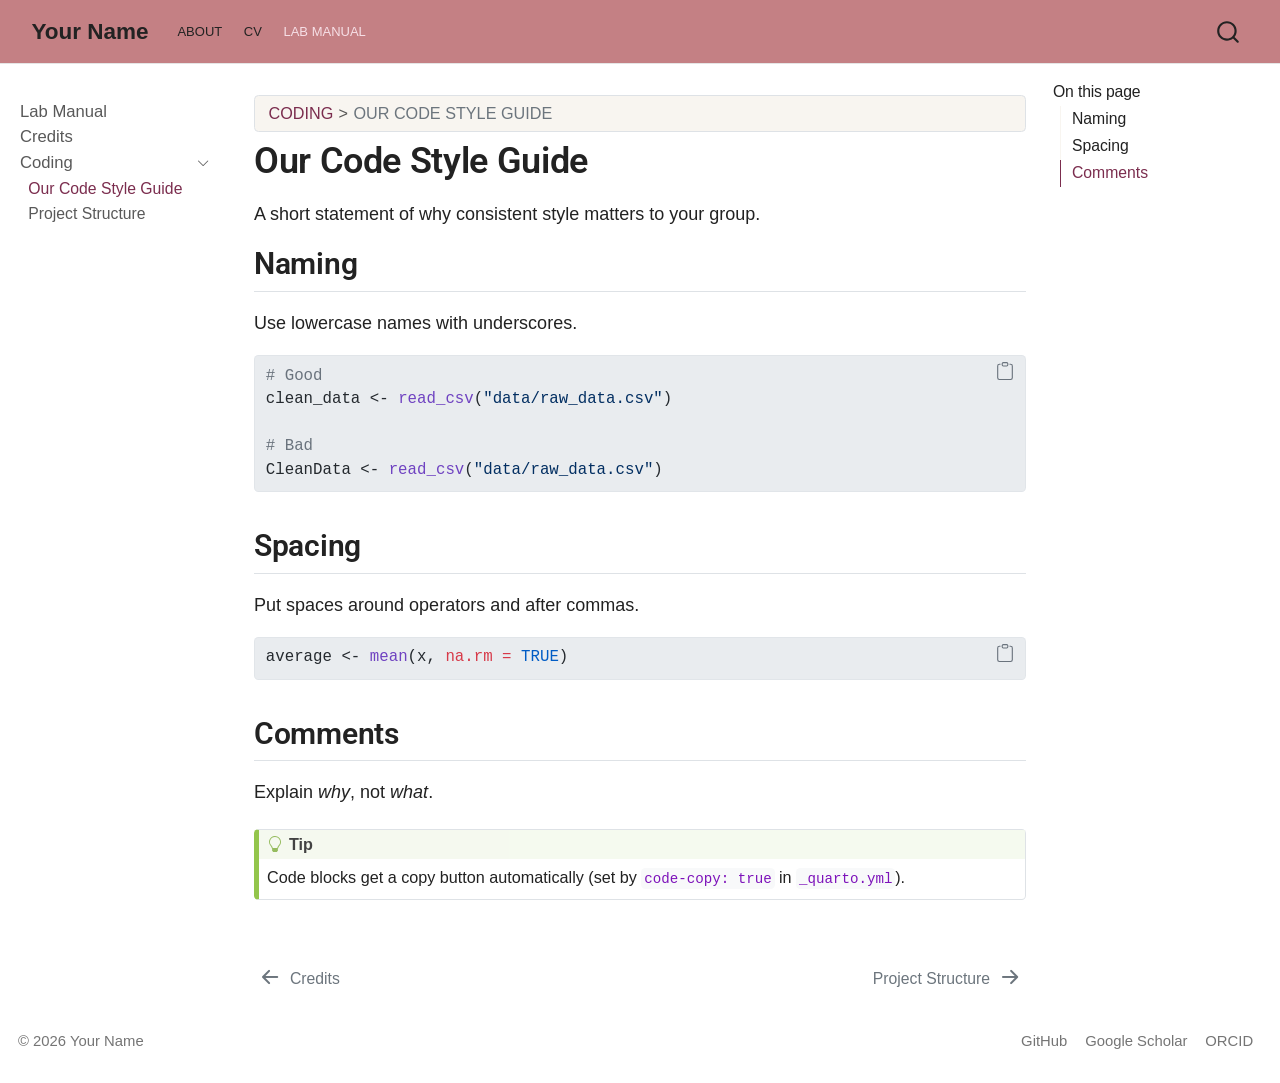
<file: docs/manual/style-guide.html>
<!DOCTYPE html>
<html xmlns="http://www.w3.org/1999/xhtml" lang="en" xml:lang="en"><head>

<meta charset="utf-8">
<meta name="generator" content="quarto-1.5.57">

<meta name="viewport" content="width=device-width, initial-scale=1.0, user-scalable=yes">


<title>Our Code Style Guide – Your Name</title>
<style>
code{white-space: pre-wrap;}
span.smallcaps{font-variant: small-caps;}
div.columns{display: flex; gap: min(4vw, 1.5em);}
div.column{flex: auto; overflow-x: auto;}
div.hanging-indent{margin-left: 1.5em; text-indent: -1.5em;}
ul.task-list{list-style: none;}
ul.task-list li input[type="checkbox"] {
  width: 0.8em;
  margin: 0 0.8em 0.2em -1em; /* quarto-specific, see https://github.com/quarto-dev/quarto-cli/issues/4556 */ 
  vertical-align: middle;
}
/* CSS for syntax highlighting */
pre > code.sourceCode { white-space: pre; position: relative; }
pre > code.sourceCode > span { line-height: 1.25; }
pre > code.sourceCode > span:empty { height: 1.2em; }
.sourceCode { overflow: visible; }
code.sourceCode > span { color: inherit; text-decoration: inherit; }
div.sourceCode { margin: 1em 0; }
pre.sourceCode { margin: 0; }
@media screen {
div.sourceCode { overflow: auto; }
}
@media print {
pre > code.sourceCode { white-space: pre-wrap; }
pre > code.sourceCode > span { display: inline-block; text-indent: -5em; padding-left: 5em; }
}
pre.numberSource code
  { counter-reset: source-line 0; }
pre.numberSource code > span
  { position: relative; left: -4em; counter-increment: source-line; }
pre.numberSource code > span > a:first-child::before
  { content: counter(source-line);
    position: relative; left: -1em; text-align: right; vertical-align: baseline;
    border: none; display: inline-block;
    -webkit-touch-callout: none; -webkit-user-select: none;
    -khtml-user-select: none; -moz-user-select: none;
    -ms-user-select: none; user-select: none;
    padding: 0 4px; width: 4em;
  }
pre.numberSource { margin-left: 3em;  padding-left: 4px; }
div.sourceCode
  {   }
@media screen {
pre > code.sourceCode > span > a:first-child::before { text-decoration: underline; }
}
</style>


<script src="../site_libs/quarto-nav/quarto-nav.js"></script>
<script src="../site_libs/quarto-nav/headroom.min.js"></script>
<script src="../site_libs/clipboard/clipboard.min.js"></script>
<script src="../site_libs/quarto-search/autocomplete.umd.js"></script>
<script src="../site_libs/quarto-search/fuse.min.js"></script>
<script src="../site_libs/quarto-search/quarto-search.js"></script>
<meta name="quarto:offset" content="../">
<link href="../manual/project-structure.html" rel="next">
<link href="../manual/credits.html" rel="prev">
<script src="../site_libs/quarto-html/quarto.js"></script>
<script src="../site_libs/quarto-html/popper.min.js"></script>
<script src="../site_libs/quarto-html/tippy.umd.min.js"></script>
<script src="../site_libs/quarto-html/anchor.min.js"></script>
<link href="../site_libs/quarto-html/tippy.css" rel="stylesheet">
<link href="../site_libs/quarto-html/quarto-syntax-highlighting.css" rel="stylesheet" id="quarto-text-highlighting-styles">
<script src="../site_libs/bootstrap/bootstrap.min.js"></script>
<link href="../site_libs/bootstrap/bootstrap-icons.css" rel="stylesheet">
<link href="../site_libs/bootstrap/bootstrap.min.css" rel="stylesheet" id="quarto-bootstrap" data-mode="light">
<script id="quarto-search-options" type="application/json">{
  "location": "navbar",
  "copy-button": false,
  "collapse-after": 3,
  "panel-placement": "end",
  "type": "overlay",
  "limit": 50,
  "keyboard-shortcut": [
    "f",
    "/",
    "s"
  ],
  "show-item-context": false,
  "language": {
    "search-no-results-text": "No results",
    "search-matching-documents-text": "matching documents",
    "search-copy-link-title": "Copy link to search",
    "search-hide-matches-text": "Hide additional matches",
    "search-more-match-text": "more match in this document",
    "search-more-matches-text": "more matches in this document",
    "search-clear-button-title": "Clear",
    "search-text-placeholder": "",
    "search-detached-cancel-button-title": "Cancel",
    "search-submit-button-title": "Submit",
    "search-label": "Search"
  }
}</script>


</head>

<body class="nav-sidebar docked nav-fixed">

<div id="quarto-search-results"></div>
  <header id="quarto-header" class="headroom fixed-top">
    <nav class="navbar navbar-expand-lg " data-bs-theme="dark">
      <div class="navbar-container container-fluid">
      <div class="navbar-brand-container mx-auto">
    <a class="navbar-brand" href="../index.html">
    <span class="navbar-title">Your Name</span>
    </a>
  </div>
            <div id="quarto-search" class="" title="Search"></div>
          <button class="navbar-toggler" type="button" data-bs-toggle="collapse" data-bs-target="#navbarCollapse" aria-controls="navbarCollapse" role="menu" aria-expanded="false" aria-label="Toggle navigation" onclick="if (window.quartoToggleHeadroom) { window.quartoToggleHeadroom(); }">
  <span class="navbar-toggler-icon"></span>
</button>
          <div class="collapse navbar-collapse" id="navbarCollapse">
            <ul class="navbar-nav navbar-nav-scroll me-auto">
  <li class="nav-item">
    <a class="nav-link" href="../about.html"> 
<span class="menu-text">About</span></a>
  </li>  
  <li class="nav-item">
    <a class="nav-link" href="../cv.html"> 
<span class="menu-text">CV</span></a>
  </li>  
  <li class="nav-item">
    <a class="nav-link active" href="../manual/index.html" aria-current="page"> 
<span class="menu-text">Lab Manual</span></a>
  </li>  
</ul>
          </div> <!-- /navcollapse -->
            <div class="quarto-navbar-tools">
</div>
      </div> <!-- /container-fluid -->
    </nav>
  <nav class="quarto-secondary-nav">
    <div class="container-fluid d-flex">
      <button type="button" class="quarto-btn-toggle btn" data-bs-toggle="collapse" role="button" data-bs-target=".quarto-sidebar-collapse-item" aria-controls="quarto-sidebar" aria-expanded="false" aria-label="Toggle sidebar navigation" onclick="if (window.quartoToggleHeadroom) { window.quartoToggleHeadroom(); }">
        <i class="bi bi-layout-text-sidebar-reverse"></i>
      </button>
        <nav class="quarto-page-breadcrumbs" aria-label="breadcrumb"><ol class="breadcrumb"><li class="breadcrumb-item"><a href="../manual/style-guide.html">Coding</a></li><li class="breadcrumb-item"><a href="../manual/style-guide.html">Our Code Style Guide</a></li></ol></nav>
        <a class="flex-grow-1" role="navigation" data-bs-toggle="collapse" data-bs-target=".quarto-sidebar-collapse-item" aria-controls="quarto-sidebar" aria-expanded="false" aria-label="Toggle sidebar navigation" onclick="if (window.quartoToggleHeadroom) { window.quartoToggleHeadroom(); }">      
        </a>
    </div>
  </nav>
</header>
<!-- content -->
<div id="quarto-content" class="quarto-container page-columns page-rows-contents page-layout-article page-navbar">
<!-- sidebar -->
  <nav id="quarto-sidebar" class="sidebar collapse collapse-horizontal quarto-sidebar-collapse-item sidebar-navigation docked overflow-auto">
    <div class="sidebar-menu-container"> 
    <ul class="list-unstyled mt-1">
        <li class="sidebar-item">
  <div class="sidebar-item-container"> 
  <a href="../manual/index.html" class="sidebar-item-text sidebar-link">
 <span class="menu-text">Lab Manual</span></a>
  </div>
</li>
        <li class="sidebar-item">
  <div class="sidebar-item-container"> 
  <a href="../manual/credits.html" class="sidebar-item-text sidebar-link">
 <span class="menu-text">Credits</span></a>
  </div>
</li>
        <li class="sidebar-item sidebar-item-section">
      <div class="sidebar-item-container"> 
            <a class="sidebar-item-text sidebar-link text-start" data-bs-toggle="collapse" data-bs-target="#quarto-sidebar-section-1" role="navigation" aria-expanded="true">
 <span class="menu-text">Coding</span></a>
          <a class="sidebar-item-toggle text-start" data-bs-toggle="collapse" data-bs-target="#quarto-sidebar-section-1" role="navigation" aria-expanded="true" aria-label="Toggle section">
            <i class="bi bi-chevron-right ms-2"></i>
          </a> 
      </div>
      <ul id="quarto-sidebar-section-1" class="collapse list-unstyled sidebar-section depth1 show">  
          <li class="sidebar-item">
  <div class="sidebar-item-container"> 
  <a href="../manual/style-guide.html" class="sidebar-item-text sidebar-link active">
 <span class="menu-text">Our Code Style Guide</span></a>
  </div>
</li>
          <li class="sidebar-item">
  <div class="sidebar-item-container"> 
  <a href="../manual/project-structure.html" class="sidebar-item-text sidebar-link">
 <span class="menu-text">Project Structure</span></a>
  </div>
</li>
      </ul>
  </li>
    </ul>
    </div>
</nav>
<div id="quarto-sidebar-glass" class="quarto-sidebar-collapse-item" data-bs-toggle="collapse" data-bs-target=".quarto-sidebar-collapse-item"></div>
<!-- margin-sidebar -->
    <div id="quarto-margin-sidebar" class="sidebar margin-sidebar">
        <nav id="TOC" role="doc-toc" class="toc-active">
    <h2 id="toc-title">On this page</h2>
   
  <ul>
  <li><a href="#naming" id="toc-naming" class="nav-link active" data-scroll-target="#naming">Naming</a></li>
  <li><a href="#spacing" id="toc-spacing" class="nav-link" data-scroll-target="#spacing">Spacing</a></li>
  <li><a href="#comments" id="toc-comments" class="nav-link" data-scroll-target="#comments">Comments</a></li>
  </ul>
</nav>
    </div>
<!-- main -->
<main class="content" id="quarto-document-content">

<header id="title-block-header" class="quarto-title-block default"><nav class="quarto-page-breadcrumbs quarto-title-breadcrumbs d-none d-lg-block" aria-label="breadcrumb"><ol class="breadcrumb"><li class="breadcrumb-item"><a href="../manual/style-guide.html">Coding</a></li><li class="breadcrumb-item"><a href="../manual/style-guide.html">Our Code Style Guide</a></li></ol></nav>
<div class="quarto-title">
<h1 class="title">Our Code Style Guide</h1>
</div>



<div class="quarto-title-meta">

    
  
    
  </div>
  


</header>


<p>A short statement of why consistent style matters to your group.</p>
<section id="naming" class="level2">
<h2 class="anchored" data-anchor-id="naming">Naming</h2>
<p>Use lowercase names with underscores.</p>
<div class="sourceCode" id="cb1"><pre class="sourceCode r code-with-copy"><code class="sourceCode r"><span id="cb1-1"><a href="#cb1-1" aria-hidden="true" tabindex="-1"></a><span class="co"># Good</span></span>
<span id="cb1-2"><a href="#cb1-2" aria-hidden="true" tabindex="-1"></a>clean_data <span class="ot">&lt;-</span> <span class="fu">read_csv</span>(<span class="st">"data/raw_data.csv"</span>)</span>
<span id="cb1-3"><a href="#cb1-3" aria-hidden="true" tabindex="-1"></a></span>
<span id="cb1-4"><a href="#cb1-4" aria-hidden="true" tabindex="-1"></a><span class="co"># Bad</span></span>
<span id="cb1-5"><a href="#cb1-5" aria-hidden="true" tabindex="-1"></a>CleanData <span class="ot">&lt;-</span> <span class="fu">read_csv</span>(<span class="st">"data/raw_data.csv"</span>)</span></code><button title="Copy to Clipboard" class="code-copy-button"><i class="bi"></i></button></pre></div>
</section>
<section id="spacing" class="level2">
<h2 class="anchored" data-anchor-id="spacing">Spacing</h2>
<p>Put spaces around operators and after commas.</p>
<div class="sourceCode" id="cb2"><pre class="sourceCode r code-with-copy"><code class="sourceCode r"><span id="cb2-1"><a href="#cb2-1" aria-hidden="true" tabindex="-1"></a>average <span class="ot">&lt;-</span> <span class="fu">mean</span>(x, <span class="at">na.rm =</span> <span class="cn">TRUE</span>)</span></code><button title="Copy to Clipboard" class="code-copy-button"><i class="bi"></i></button></pre></div>
</section>
<section id="comments" class="level2">
<h2 class="anchored" data-anchor-id="comments">Comments</h2>
<p>Explain <em>why</em>, not <em>what</em>.</p>
<div class="callout callout-style-default callout-tip callout-titled">
<div class="callout-header d-flex align-content-center">
<div class="callout-icon-container">
<i class="callout-icon"></i>
</div>
<div class="callout-title-container flex-fill">
Tip
</div>
</div>
<div class="callout-body-container callout-body">
<p>Code blocks get a copy button automatically (set by <code>code-copy: true</code> in <code>_quarto.yml</code>).</p>
</div>
</div>


</section>

</main> <!-- /main -->
<script id="quarto-html-after-body" type="application/javascript">
window.document.addEventListener("DOMContentLoaded", function (event) {
  const toggleBodyColorMode = (bsSheetEl) => {
    const mode = bsSheetEl.getAttribute("data-mode");
    const bodyEl = window.document.querySelector("body");
    if (mode === "dark") {
      bodyEl.classList.add("quarto-dark");
      bodyEl.classList.remove("quarto-light");
    } else {
      bodyEl.classList.add("quarto-light");
      bodyEl.classList.remove("quarto-dark");
    }
  }
  const toggleBodyColorPrimary = () => {
    const bsSheetEl = window.document.querySelector("link#quarto-bootstrap");
    if (bsSheetEl) {
      toggleBodyColorMode(bsSheetEl);
    }
  }
  toggleBodyColorPrimary();  
  const icon = "";
  const anchorJS = new window.AnchorJS();
  anchorJS.options = {
    placement: 'right',
    icon: icon
  };
  anchorJS.add('.anchored');
  const isCodeAnnotation = (el) => {
    for (const clz of el.classList) {
      if (clz.startsWith('code-annotation-')) {                     
        return true;
      }
    }
    return false;
  }
  const onCopySuccess = function(e) {
    // button target
    const button = e.trigger;
    // don't keep focus
    button.blur();
    // flash "checked"
    button.classList.add('code-copy-button-checked');
    var currentTitle = button.getAttribute("title");
    button.setAttribute("title", "Copied!");
    let tooltip;
    if (window.bootstrap) {
      button.setAttribute("data-bs-toggle", "tooltip");
      button.setAttribute("data-bs-placement", "left");
      button.setAttribute("data-bs-title", "Copied!");
      tooltip = new bootstrap.Tooltip(button, 
        { trigger: "manual", 
          customClass: "code-copy-button-tooltip",
          offset: [0, -8]});
      tooltip.show();    
    }
    setTimeout(function() {
      if (tooltip) {
        tooltip.hide();
        button.removeAttribute("data-bs-title");
        button.removeAttribute("data-bs-toggle");
        button.removeAttribute("data-bs-placement");
      }
      button.setAttribute("title", currentTitle);
      button.classList.remove('code-copy-button-checked');
    }, 1000);
    // clear code selection
    e.clearSelection();
  }
  const getTextToCopy = function(trigger) {
      const codeEl = trigger.previousElementSibling.cloneNode(true);
      for (const childEl of codeEl.children) {
        if (isCodeAnnotation(childEl)) {
          childEl.remove();
        }
      }
      return codeEl.innerText;
  }
  const clipboard = new window.ClipboardJS('.code-copy-button:not([data-in-quarto-modal])', {
    text: getTextToCopy
  });
  clipboard.on('success', onCopySuccess);
  if (window.document.getElementById('quarto-embedded-source-code-modal')) {
    // For code content inside modals, clipBoardJS needs to be initialized with a container option
    // TODO: Check when it could be a function (https://github.com/zenorocha/clipboard.js/issues/860)
    const clipboardModal = new window.ClipboardJS('.code-copy-button[data-in-quarto-modal]', {
      text: getTextToCopy,
      container: window.document.getElementById('quarto-embedded-source-code-modal')
    });
    clipboardModal.on('success', onCopySuccess);
  }
    var localhostRegex = new RegExp(/^(?:http|https):\/\/localhost\:?[0-9]*\//);
    var mailtoRegex = new RegExp(/^mailto:/);
      var filterRegex = new RegExp('/' + window.location.host + '/');
    var isInternal = (href) => {
        return filterRegex.test(href) || localhostRegex.test(href) || mailtoRegex.test(href);
    }
    // Inspect non-navigation links and adorn them if external
 	var links = window.document.querySelectorAll('a[href]:not(.nav-link):not(.navbar-brand):not(.toc-action):not(.sidebar-link):not(.sidebar-item-toggle):not(.pagination-link):not(.no-external):not([aria-hidden]):not(.dropdown-item):not(.quarto-navigation-tool):not(.about-link)');
    for (var i=0; i<links.length; i++) {
      const link = links[i];
      if (!isInternal(link.href)) {
        // undo the damage that might have been done by quarto-nav.js in the case of
        // links that we want to consider external
        if (link.dataset.originalHref !== undefined) {
          link.href = link.dataset.originalHref;
        }
          // target, if specified
          link.setAttribute("target", "_blank");
          if (link.getAttribute("rel") === null) {
            link.setAttribute("rel", "noopener");
          }
      }
    }
  function tippyHover(el, contentFn, onTriggerFn, onUntriggerFn) {
    const config = {
      allowHTML: true,
      maxWidth: 500,
      delay: 100,
      arrow: false,
      appendTo: function(el) {
          return el.parentElement;
      },
      interactive: true,
      interactiveBorder: 10,
      theme: 'quarto',
      placement: 'bottom-start',
    };
    if (contentFn) {
      config.content = contentFn;
    }
    if (onTriggerFn) {
      config.onTrigger = onTriggerFn;
    }
    if (onUntriggerFn) {
      config.onUntrigger = onUntriggerFn;
    }
    window.tippy(el, config); 
  }
  const noterefs = window.document.querySelectorAll('a[role="doc-noteref"]');
  for (var i=0; i<noterefs.length; i++) {
    const ref = noterefs[i];
    tippyHover(ref, function() {
      // use id or data attribute instead here
      let href = ref.getAttribute('data-footnote-href') || ref.getAttribute('href');
      try { href = new URL(href).hash; } catch {}
      const id = href.replace(/^#\/?/, "");
      const note = window.document.getElementById(id);
      if (note) {
        return note.innerHTML;
      } else {
        return "";
      }
    });
  }
  const xrefs = window.document.querySelectorAll('a.quarto-xref');
  const processXRef = (id, note) => {
    // Strip column container classes
    const stripColumnClz = (el) => {
      el.classList.remove("page-full", "page-columns");
      if (el.children) {
        for (const child of el.children) {
          stripColumnClz(child);
        }
      }
    }
    stripColumnClz(note)
    if (id === null || id.startsWith('sec-')) {
      // Special case sections, only their first couple elements
      const container = document.createElement("div");
      if (note.children && note.children.length > 2) {
        container.appendChild(note.children[0].cloneNode(true));
        for (let i = 1; i < note.children.length; i++) {
          const child = note.children[i];
          if (child.tagName === "P" && child.innerText === "") {
            continue;
          } else {
            container.appendChild(child.cloneNode(true));
            break;
          }
        }
        if (window.Quarto?.typesetMath) {
          window.Quarto.typesetMath(container);
        }
        return container.innerHTML
      } else {
        if (window.Quarto?.typesetMath) {
          window.Quarto.typesetMath(note);
        }
        return note.innerHTML;
      }
    } else {
      // Remove any anchor links if they are present
      const anchorLink = note.querySelector('a.anchorjs-link');
      if (anchorLink) {
        anchorLink.remove();
      }
      if (window.Quarto?.typesetMath) {
        window.Quarto.typesetMath(note);
      }
      // TODO in 1.5, we should make sure this works without a callout special case
      if (note.classList.contains("callout")) {
        return note.outerHTML;
      } else {
        return note.innerHTML;
      }
    }
  }
  for (var i=0; i<xrefs.length; i++) {
    const xref = xrefs[i];
    tippyHover(xref, undefined, function(instance) {
      instance.disable();
      let url = xref.getAttribute('href');
      let hash = undefined; 
      if (url.startsWith('#')) {
        hash = url;
      } else {
        try { hash = new URL(url).hash; } catch {}
      }
      if (hash) {
        const id = hash.replace(/^#\/?/, "");
        const note = window.document.getElementById(id);
        if (note !== null) {
          try {
            const html = processXRef(id, note.cloneNode(true));
            instance.setContent(html);
          } finally {
            instance.enable();
            instance.show();
          }
        } else {
          // See if we can fetch this
          fetch(url.split('#')[0])
          .then(res => res.text())
          .then(html => {
            const parser = new DOMParser();
            const htmlDoc = parser.parseFromString(html, "text/html");
            const note = htmlDoc.getElementById(id);
            if (note !== null) {
              const html = processXRef(id, note);
              instance.setContent(html);
            } 
          }).finally(() => {
            instance.enable();
            instance.show();
          });
        }
      } else {
        // See if we can fetch a full url (with no hash to target)
        // This is a special case and we should probably do some content thinning / targeting
        fetch(url)
        .then(res => res.text())
        .then(html => {
          const parser = new DOMParser();
          const htmlDoc = parser.parseFromString(html, "text/html");
          const note = htmlDoc.querySelector('main.content');
          if (note !== null) {
            // This should only happen for chapter cross references
            // (since there is no id in the URL)
            // remove the first header
            if (note.children.length > 0 && note.children[0].tagName === "HEADER") {
              note.children[0].remove();
            }
            const html = processXRef(null, note);
            instance.setContent(html);
          } 
        }).finally(() => {
          instance.enable();
          instance.show();
        });
      }
    }, function(instance) {
    });
  }
      let selectedAnnoteEl;
      const selectorForAnnotation = ( cell, annotation) => {
        let cellAttr = 'data-code-cell="' + cell + '"';
        let lineAttr = 'data-code-annotation="' +  annotation + '"';
        const selector = 'span[' + cellAttr + '][' + lineAttr + ']';
        return selector;
      }
      const selectCodeLines = (annoteEl) => {
        const doc = window.document;
        const targetCell = annoteEl.getAttribute("data-target-cell");
        const targetAnnotation = annoteEl.getAttribute("data-target-annotation");
        const annoteSpan = window.document.querySelector(selectorForAnnotation(targetCell, targetAnnotation));
        const lines = annoteSpan.getAttribute("data-code-lines").split(",");
        const lineIds = lines.map((line) => {
          return targetCell + "-" + line;
        })
        let top = null;
        let height = null;
        let parent = null;
        if (lineIds.length > 0) {
            //compute the position of the single el (top and bottom and make a div)
            const el = window.document.getElementById(lineIds[0]);
            top = el.offsetTop;
            height = el.offsetHeight;
            parent = el.parentElement.parentElement;
          if (lineIds.length > 1) {
            const lastEl = window.document.getElementById(lineIds[lineIds.length - 1]);
            const bottom = lastEl.offsetTop + lastEl.offsetHeight;
            height = bottom - top;
          }
          if (top !== null && height !== null && parent !== null) {
            // cook up a div (if necessary) and position it 
            let div = window.document.getElementById("code-annotation-line-highlight");
            if (div === null) {
              div = window.document.createElement("div");
              div.setAttribute("id", "code-annotation-line-highlight");
              div.style.position = 'absolute';
              parent.appendChild(div);
            }
            div.style.top = top - 2 + "px";
            div.style.height = height + 4 + "px";
            div.style.left = 0;
            let gutterDiv = window.document.getElementById("code-annotation-line-highlight-gutter");
            if (gutterDiv === null) {
              gutterDiv = window.document.createElement("div");
              gutterDiv.setAttribute("id", "code-annotation-line-highlight-gutter");
              gutterDiv.style.position = 'absolute';
              const codeCell = window.document.getElementById(targetCell);
              const gutter = codeCell.querySelector('.code-annotation-gutter');
              gutter.appendChild(gutterDiv);
            }
            gutterDiv.style.top = top - 2 + "px";
            gutterDiv.style.height = height + 4 + "px";
          }
          selectedAnnoteEl = annoteEl;
        }
      };
      const unselectCodeLines = () => {
        const elementsIds = ["code-annotation-line-highlight", "code-annotation-line-highlight-gutter"];
        elementsIds.forEach((elId) => {
          const div = window.document.getElementById(elId);
          if (div) {
            div.remove();
          }
        });
        selectedAnnoteEl = undefined;
      };
        // Handle positioning of the toggle
    window.addEventListener(
      "resize",
      throttle(() => {
        elRect = undefined;
        if (selectedAnnoteEl) {
          selectCodeLines(selectedAnnoteEl);
        }
      }, 10)
    );
    function throttle(fn, ms) {
    let throttle = false;
    let timer;
      return (...args) => {
        if(!throttle) { // first call gets through
            fn.apply(this, args);
            throttle = true;
        } else { // all the others get throttled
            if(timer) clearTimeout(timer); // cancel #2
            timer = setTimeout(() => {
              fn.apply(this, args);
              timer = throttle = false;
            }, ms);
        }
      };
    }
      // Attach click handler to the DT
      const annoteDls = window.document.querySelectorAll('dt[data-target-cell]');
      for (const annoteDlNode of annoteDls) {
        annoteDlNode.addEventListener('click', (event) => {
          const clickedEl = event.target;
          if (clickedEl !== selectedAnnoteEl) {
            unselectCodeLines();
            const activeEl = window.document.querySelector('dt[data-target-cell].code-annotation-active');
            if (activeEl) {
              activeEl.classList.remove('code-annotation-active');
            }
            selectCodeLines(clickedEl);
            clickedEl.classList.add('code-annotation-active');
          } else {
            // Unselect the line
            unselectCodeLines();
            clickedEl.classList.remove('code-annotation-active');
          }
        });
      }
  const findCites = (el) => {
    const parentEl = el.parentElement;
    if (parentEl) {
      const cites = parentEl.dataset.cites;
      if (cites) {
        return {
          el,
          cites: cites.split(' ')
        };
      } else {
        return findCites(el.parentElement)
      }
    } else {
      return undefined;
    }
  };
  var bibliorefs = window.document.querySelectorAll('a[role="doc-biblioref"]');
  for (var i=0; i<bibliorefs.length; i++) {
    const ref = bibliorefs[i];
    const citeInfo = findCites(ref);
    if (citeInfo) {
      tippyHover(citeInfo.el, function() {
        var popup = window.document.createElement('div');
        citeInfo.cites.forEach(function(cite) {
          var citeDiv = window.document.createElement('div');
          citeDiv.classList.add('hanging-indent');
          citeDiv.classList.add('csl-entry');
          var biblioDiv = window.document.getElementById('ref-' + cite);
          if (biblioDiv) {
            citeDiv.innerHTML = biblioDiv.innerHTML;
          }
          popup.appendChild(citeDiv);
        });
        return popup.innerHTML;
      });
    }
  }
});
</script>
<nav class="page-navigation">
  <div class="nav-page nav-page-previous">
      <a href="../manual/credits.html" class="pagination-link" aria-label="Credits">
        <i class="bi bi-arrow-left-short"></i> <span class="nav-page-text">Credits</span>
      </a>          
  </div>
  <div class="nav-page nav-page-next">
      <a href="../manual/project-structure.html" class="pagination-link" aria-label="Project Structure">
        <span class="nav-page-text">Project Structure</span> <i class="bi bi-arrow-right-short"></i>
      </a>
  </div>
</nav>
</div> <!-- /content -->
<footer class="footer">
  <div class="nav-footer">
    <div class="nav-footer-left">
<p>© 2026 Your Name</p>
</div>   
    <div class="nav-footer-center">
      &nbsp;
    </div>
    <div class="nav-footer-right">
      <ul class="footer-items list-unstyled">
    <li class="nav-item">
    <a class="nav-link" href="https://github.com/hallieeilerts">
<p>GitHub</p>
</a>
  </li>  
    <li class="nav-item">
    <a class="nav-link" href="https://scholar.google.com">
<p>Google Scholar</p>
</a>
  </li>  
    <li class="nav-item">
    <a class="nav-link" href="https://orcid.org">
<p>ORCID</p>
</a>
  </li>  
</ul>
    </div>
  </div>
</footer>




</body></html>
</file>
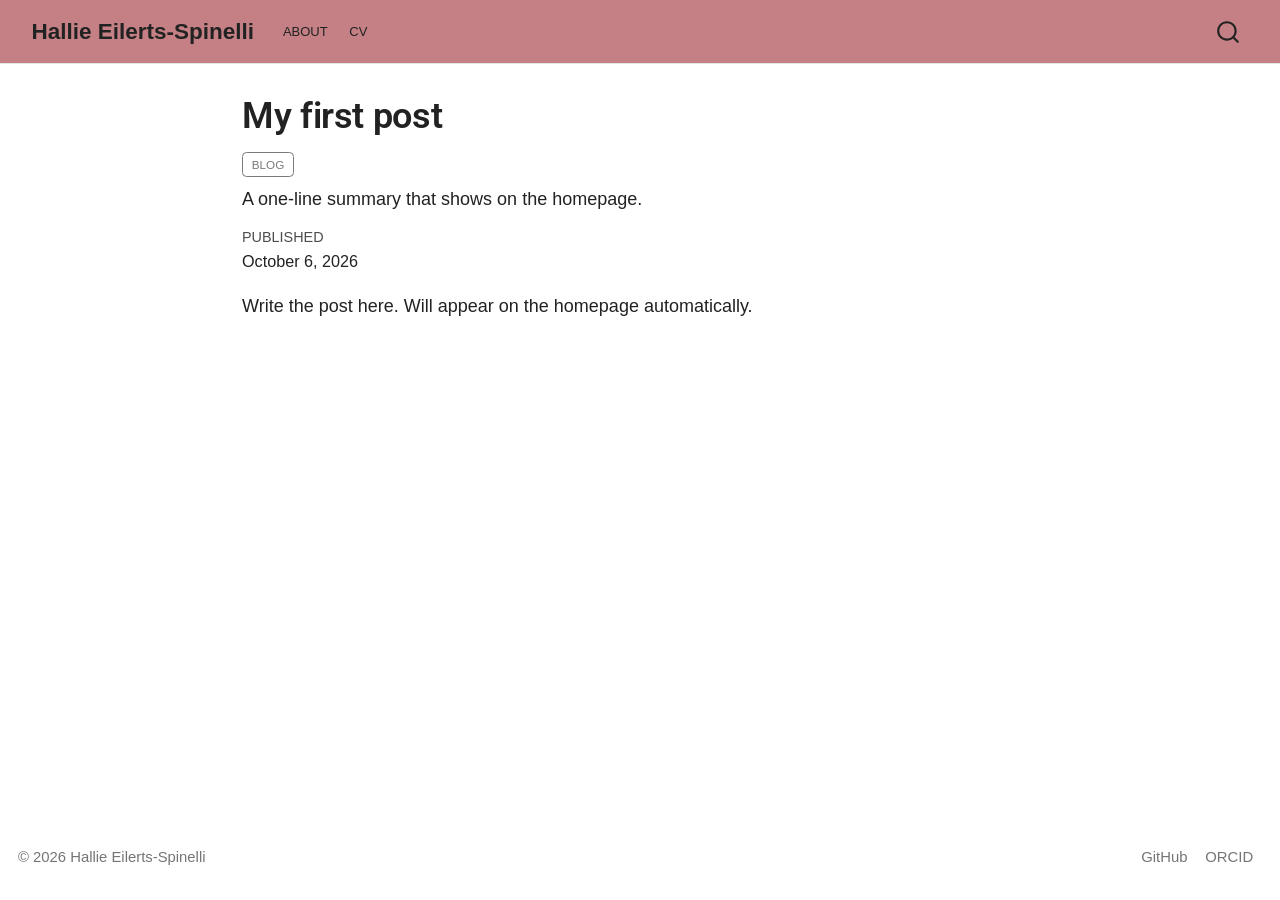
<file: docs/posts/first-post.html>
<!DOCTYPE html>
<html xmlns="http://www.w3.org/1999/xhtml" lang="en" xml:lang="en"><head>

<meta charset="utf-8">
<meta name="generator" content="quarto-1.5.57">

<meta name="viewport" content="width=device-width, initial-scale=1.0, user-scalable=yes">

<meta name="dcterms.date" content="2026-10-06">
<meta name="description" content="A one-line summary that shows on the homepage.">

<title>My first post – Hallie Eilerts-Spinelli</title>
<style>
code{white-space: pre-wrap;}
span.smallcaps{font-variant: small-caps;}
div.columns{display: flex; gap: min(4vw, 1.5em);}
div.column{flex: auto; overflow-x: auto;}
div.hanging-indent{margin-left: 1.5em; text-indent: -1.5em;}
ul.task-list{list-style: none;}
ul.task-list li input[type="checkbox"] {
  width: 0.8em;
  margin: 0 0.8em 0.2em -1em; /* quarto-specific, see https://github.com/quarto-dev/quarto-cli/issues/4556 */ 
  vertical-align: middle;
}
</style>


<script src="../site_libs/quarto-nav/quarto-nav.js"></script>
<script src="../site_libs/quarto-nav/headroom.min.js"></script>
<script src="../site_libs/clipboard/clipboard.min.js"></script>
<script src="../site_libs/quarto-search/autocomplete.umd.js"></script>
<script src="../site_libs/quarto-search/fuse.min.js"></script>
<script src="../site_libs/quarto-search/quarto-search.js"></script>
<meta name="quarto:offset" content="../">
<script src="../site_libs/quarto-html/quarto.js"></script>
<script src="../site_libs/quarto-html/popper.min.js"></script>
<script src="../site_libs/quarto-html/tippy.umd.min.js"></script>
<script src="../site_libs/quarto-html/anchor.min.js"></script>
<link href="../site_libs/quarto-html/tippy.css" rel="stylesheet">
<link href="../site_libs/quarto-html/quarto-syntax-highlighting.css" rel="stylesheet" id="quarto-text-highlighting-styles">
<script src="../site_libs/bootstrap/bootstrap.min.js"></script>
<link href="../site_libs/bootstrap/bootstrap-icons.css" rel="stylesheet">
<link href="../site_libs/bootstrap/bootstrap.min.css" rel="stylesheet" id="quarto-bootstrap" data-mode="light">
<script id="quarto-search-options" type="application/json">{
  "location": "navbar",
  "copy-button": false,
  "collapse-after": 3,
  "panel-placement": "end",
  "type": "overlay",
  "limit": 50,
  "keyboard-shortcut": [
    "f",
    "/",
    "s"
  ],
  "show-item-context": false,
  "language": {
    "search-no-results-text": "No results",
    "search-matching-documents-text": "matching documents",
    "search-copy-link-title": "Copy link to search",
    "search-hide-matches-text": "Hide additional matches",
    "search-more-match-text": "more match in this document",
    "search-more-matches-text": "more matches in this document",
    "search-clear-button-title": "Clear",
    "search-text-placeholder": "",
    "search-detached-cancel-button-title": "Cancel",
    "search-submit-button-title": "Submit",
    "search-label": "Search"
  }
}</script>


</head>

<body class="nav-fixed fullcontent">

<div id="quarto-search-results"></div>
  <header id="quarto-header" class="headroom fixed-top">
    <nav class="navbar navbar-expand-lg " data-bs-theme="dark">
      <div class="navbar-container container-fluid">
      <div class="navbar-brand-container mx-auto">
    <a class="navbar-brand" href="../index.html">
    <span class="navbar-title">Hallie Eilerts-Spinelli</span>
    </a>
  </div>
            <div id="quarto-search" class="" title="Search"></div>
          <button class="navbar-toggler" type="button" data-bs-toggle="collapse" data-bs-target="#navbarCollapse" aria-controls="navbarCollapse" role="menu" aria-expanded="false" aria-label="Toggle navigation" onclick="if (window.quartoToggleHeadroom) { window.quartoToggleHeadroom(); }">
  <span class="navbar-toggler-icon"></span>
</button>
          <div class="collapse navbar-collapse" id="navbarCollapse">
            <ul class="navbar-nav navbar-nav-scroll me-auto">
  <li class="nav-item">
    <a class="nav-link" href="../about.html"> 
<span class="menu-text">About</span></a>
  </li>  
  <li class="nav-item">
    <a class="nav-link" href="../cv.html"> 
<span class="menu-text">CV</span></a>
  </li>  
</ul>
          </div> <!-- /navcollapse -->
            <div class="quarto-navbar-tools">
</div>
      </div> <!-- /container-fluid -->
    </nav>
</header>
<!-- content -->
<div id="quarto-content" class="quarto-container page-columns page-rows-contents page-layout-article page-navbar">
<!-- sidebar -->
<!-- margin-sidebar -->
    
<!-- main -->
<main class="content" id="quarto-document-content">

<header id="title-block-header" class="quarto-title-block default">
<div class="quarto-title">
<h1 class="title">My first post</h1>
  <div class="quarto-categories">
    <div class="quarto-category">Blog</div>
  </div>
  </div>

<div>
  <div class="description">
    A one-line summary that shows on the homepage.
  </div>
</div>


<div class="quarto-title-meta">

    
    <div>
    <div class="quarto-title-meta-heading">Published</div>
    <div class="quarto-title-meta-contents">
      <p class="date">October 6, 2026</p>
    </div>
  </div>
  
    
  </div>
  


</header>


<p>Write the post here. Will appear on the homepage automatically.</p>



</main> <!-- /main -->
<script id="quarto-html-after-body" type="application/javascript">
window.document.addEventListener("DOMContentLoaded", function (event) {
  const toggleBodyColorMode = (bsSheetEl) => {
    const mode = bsSheetEl.getAttribute("data-mode");
    const bodyEl = window.document.querySelector("body");
    if (mode === "dark") {
      bodyEl.classList.add("quarto-dark");
      bodyEl.classList.remove("quarto-light");
    } else {
      bodyEl.classList.add("quarto-light");
      bodyEl.classList.remove("quarto-dark");
    }
  }
  const toggleBodyColorPrimary = () => {
    const bsSheetEl = window.document.querySelector("link#quarto-bootstrap");
    if (bsSheetEl) {
      toggleBodyColorMode(bsSheetEl);
    }
  }
  toggleBodyColorPrimary();  
  const icon = "";
  const anchorJS = new window.AnchorJS();
  anchorJS.options = {
    placement: 'right',
    icon: icon
  };
  anchorJS.add('.anchored');
  const isCodeAnnotation = (el) => {
    for (const clz of el.classList) {
      if (clz.startsWith('code-annotation-')) {                     
        return true;
      }
    }
    return false;
  }
  const onCopySuccess = function(e) {
    // button target
    const button = e.trigger;
    // don't keep focus
    button.blur();
    // flash "checked"
    button.classList.add('code-copy-button-checked');
    var currentTitle = button.getAttribute("title");
    button.setAttribute("title", "Copied!");
    let tooltip;
    if (window.bootstrap) {
      button.setAttribute("data-bs-toggle", "tooltip");
      button.setAttribute("data-bs-placement", "left");
      button.setAttribute("data-bs-title", "Copied!");
      tooltip = new bootstrap.Tooltip(button, 
        { trigger: "manual", 
          customClass: "code-copy-button-tooltip",
          offset: [0, -8]});
      tooltip.show();    
    }
    setTimeout(function() {
      if (tooltip) {
        tooltip.hide();
        button.removeAttribute("data-bs-title");
        button.removeAttribute("data-bs-toggle");
        button.removeAttribute("data-bs-placement");
      }
      button.setAttribute("title", currentTitle);
      button.classList.remove('code-copy-button-checked');
    }, 1000);
    // clear code selection
    e.clearSelection();
  }
  const getTextToCopy = function(trigger) {
      const codeEl = trigger.previousElementSibling.cloneNode(true);
      for (const childEl of codeEl.children) {
        if (isCodeAnnotation(childEl)) {
          childEl.remove();
        }
      }
      return codeEl.innerText;
  }
  const clipboard = new window.ClipboardJS('.code-copy-button:not([data-in-quarto-modal])', {
    text: getTextToCopy
  });
  clipboard.on('success', onCopySuccess);
  if (window.document.getElementById('quarto-embedded-source-code-modal')) {
    // For code content inside modals, clipBoardJS needs to be initialized with a container option
    // TODO: Check when it could be a function (https://github.com/zenorocha/clipboard.js/issues/860)
    const clipboardModal = new window.ClipboardJS('.code-copy-button[data-in-quarto-modal]', {
      text: getTextToCopy,
      container: window.document.getElementById('quarto-embedded-source-code-modal')
    });
    clipboardModal.on('success', onCopySuccess);
  }
    var localhostRegex = new RegExp(/^(?:http|https):\/\/localhost\:?[0-9]*\//);
    var mailtoRegex = new RegExp(/^mailto:/);
      var filterRegex = new RegExp('/' + window.location.host + '/');
    var isInternal = (href) => {
        return filterRegex.test(href) || localhostRegex.test(href) || mailtoRegex.test(href);
    }
    // Inspect non-navigation links and adorn them if external
 	var links = window.document.querySelectorAll('a[href]:not(.nav-link):not(.navbar-brand):not(.toc-action):not(.sidebar-link):not(.sidebar-item-toggle):not(.pagination-link):not(.no-external):not([aria-hidden]):not(.dropdown-item):not(.quarto-navigation-tool):not(.about-link)');
    for (var i=0; i<links.length; i++) {
      const link = links[i];
      if (!isInternal(link.href)) {
        // undo the damage that might have been done by quarto-nav.js in the case of
        // links that we want to consider external
        if (link.dataset.originalHref !== undefined) {
          link.href = link.dataset.originalHref;
        }
          // target, if specified
          link.setAttribute("target", "_blank");
          if (link.getAttribute("rel") === null) {
            link.setAttribute("rel", "noopener");
          }
      }
    }
  function tippyHover(el, contentFn, onTriggerFn, onUntriggerFn) {
    const config = {
      allowHTML: true,
      maxWidth: 500,
      delay: 100,
      arrow: false,
      appendTo: function(el) {
          return el.parentElement;
      },
      interactive: true,
      interactiveBorder: 10,
      theme: 'quarto',
      placement: 'bottom-start',
    };
    if (contentFn) {
      config.content = contentFn;
    }
    if (onTriggerFn) {
      config.onTrigger = onTriggerFn;
    }
    if (onUntriggerFn) {
      config.onUntrigger = onUntriggerFn;
    }
    window.tippy(el, config); 
  }
  const noterefs = window.document.querySelectorAll('a[role="doc-noteref"]');
  for (var i=0; i<noterefs.length; i++) {
    const ref = noterefs[i];
    tippyHover(ref, function() {
      // use id or data attribute instead here
      let href = ref.getAttribute('data-footnote-href') || ref.getAttribute('href');
      try { href = new URL(href).hash; } catch {}
      const id = href.replace(/^#\/?/, "");
      const note = window.document.getElementById(id);
      if (note) {
        return note.innerHTML;
      } else {
        return "";
      }
    });
  }
  const xrefs = window.document.querySelectorAll('a.quarto-xref');
  const processXRef = (id, note) => {
    // Strip column container classes
    const stripColumnClz = (el) => {
      el.classList.remove("page-full", "page-columns");
      if (el.children) {
        for (const child of el.children) {
          stripColumnClz(child);
        }
      }
    }
    stripColumnClz(note)
    if (id === null || id.startsWith('sec-')) {
      // Special case sections, only their first couple elements
      const container = document.createElement("div");
      if (note.children && note.children.length > 2) {
        container.appendChild(note.children[0].cloneNode(true));
        for (let i = 1; i < note.children.length; i++) {
          const child = note.children[i];
          if (child.tagName === "P" && child.innerText === "") {
            continue;
          } else {
            container.appendChild(child.cloneNode(true));
            break;
          }
        }
        if (window.Quarto?.typesetMath) {
          window.Quarto.typesetMath(container);
        }
        return container.innerHTML
      } else {
        if (window.Quarto?.typesetMath) {
          window.Quarto.typesetMath(note);
        }
        return note.innerHTML;
      }
    } else {
      // Remove any anchor links if they are present
      const anchorLink = note.querySelector('a.anchorjs-link');
      if (anchorLink) {
        anchorLink.remove();
      }
      if (window.Quarto?.typesetMath) {
        window.Quarto.typesetMath(note);
      }
      // TODO in 1.5, we should make sure this works without a callout special case
      if (note.classList.contains("callout")) {
        return note.outerHTML;
      } else {
        return note.innerHTML;
      }
    }
  }
  for (var i=0; i<xrefs.length; i++) {
    const xref = xrefs[i];
    tippyHover(xref, undefined, function(instance) {
      instance.disable();
      let url = xref.getAttribute('href');
      let hash = undefined; 
      if (url.startsWith('#')) {
        hash = url;
      } else {
        try { hash = new URL(url).hash; } catch {}
      }
      if (hash) {
        const id = hash.replace(/^#\/?/, "");
        const note = window.document.getElementById(id);
        if (note !== null) {
          try {
            const html = processXRef(id, note.cloneNode(true));
            instance.setContent(html);
          } finally {
            instance.enable();
            instance.show();
          }
        } else {
          // See if we can fetch this
          fetch(url.split('#')[0])
          .then(res => res.text())
          .then(html => {
            const parser = new DOMParser();
            const htmlDoc = parser.parseFromString(html, "text/html");
            const note = htmlDoc.getElementById(id);
            if (note !== null) {
              const html = processXRef(id, note);
              instance.setContent(html);
            } 
          }).finally(() => {
            instance.enable();
            instance.show();
          });
        }
      } else {
        // See if we can fetch a full url (with no hash to target)
        // This is a special case and we should probably do some content thinning / targeting
        fetch(url)
        .then(res => res.text())
        .then(html => {
          const parser = new DOMParser();
          const htmlDoc = parser.parseFromString(html, "text/html");
          const note = htmlDoc.querySelector('main.content');
          if (note !== null) {
            // This should only happen for chapter cross references
            // (since there is no id in the URL)
            // remove the first header
            if (note.children.length > 0 && note.children[0].tagName === "HEADER") {
              note.children[0].remove();
            }
            const html = processXRef(null, note);
            instance.setContent(html);
          } 
        }).finally(() => {
          instance.enable();
          instance.show();
        });
      }
    }, function(instance) {
    });
  }
      let selectedAnnoteEl;
      const selectorForAnnotation = ( cell, annotation) => {
        let cellAttr = 'data-code-cell="' + cell + '"';
        let lineAttr = 'data-code-annotation="' +  annotation + '"';
        const selector = 'span[' + cellAttr + '][' + lineAttr + ']';
        return selector;
      }
      const selectCodeLines = (annoteEl) => {
        const doc = window.document;
        const targetCell = annoteEl.getAttribute("data-target-cell");
        const targetAnnotation = annoteEl.getAttribute("data-target-annotation");
        const annoteSpan = window.document.querySelector(selectorForAnnotation(targetCell, targetAnnotation));
        const lines = annoteSpan.getAttribute("data-code-lines").split(",");
        const lineIds = lines.map((line) => {
          return targetCell + "-" + line;
        })
        let top = null;
        let height = null;
        let parent = null;
        if (lineIds.length > 0) {
            //compute the position of the single el (top and bottom and make a div)
            const el = window.document.getElementById(lineIds[0]);
            top = el.offsetTop;
            height = el.offsetHeight;
            parent = el.parentElement.parentElement;
          if (lineIds.length > 1) {
            const lastEl = window.document.getElementById(lineIds[lineIds.length - 1]);
            const bottom = lastEl.offsetTop + lastEl.offsetHeight;
            height = bottom - top;
          }
          if (top !== null && height !== null && parent !== null) {
            // cook up a div (if necessary) and position it 
            let div = window.document.getElementById("code-annotation-line-highlight");
            if (div === null) {
              div = window.document.createElement("div");
              div.setAttribute("id", "code-annotation-line-highlight");
              div.style.position = 'absolute';
              parent.appendChild(div);
            }
            div.style.top = top - 2 + "px";
            div.style.height = height + 4 + "px";
            div.style.left = 0;
            let gutterDiv = window.document.getElementById("code-annotation-line-highlight-gutter");
            if (gutterDiv === null) {
              gutterDiv = window.document.createElement("div");
              gutterDiv.setAttribute("id", "code-annotation-line-highlight-gutter");
              gutterDiv.style.position = 'absolute';
              const codeCell = window.document.getElementById(targetCell);
              const gutter = codeCell.querySelector('.code-annotation-gutter');
              gutter.appendChild(gutterDiv);
            }
            gutterDiv.style.top = top - 2 + "px";
            gutterDiv.style.height = height + 4 + "px";
          }
          selectedAnnoteEl = annoteEl;
        }
      };
      const unselectCodeLines = () => {
        const elementsIds = ["code-annotation-line-highlight", "code-annotation-line-highlight-gutter"];
        elementsIds.forEach((elId) => {
          const div = window.document.getElementById(elId);
          if (div) {
            div.remove();
          }
        });
        selectedAnnoteEl = undefined;
      };
        // Handle positioning of the toggle
    window.addEventListener(
      "resize",
      throttle(() => {
        elRect = undefined;
        if (selectedAnnoteEl) {
          selectCodeLines(selectedAnnoteEl);
        }
      }, 10)
    );
    function throttle(fn, ms) {
    let throttle = false;
    let timer;
      return (...args) => {
        if(!throttle) { // first call gets through
            fn.apply(this, args);
            throttle = true;
        } else { // all the others get throttled
            if(timer) clearTimeout(timer); // cancel #2
            timer = setTimeout(() => {
              fn.apply(this, args);
              timer = throttle = false;
            }, ms);
        }
      };
    }
      // Attach click handler to the DT
      const annoteDls = window.document.querySelectorAll('dt[data-target-cell]');
      for (const annoteDlNode of annoteDls) {
        annoteDlNode.addEventListener('click', (event) => {
          const clickedEl = event.target;
          if (clickedEl !== selectedAnnoteEl) {
            unselectCodeLines();
            const activeEl = window.document.querySelector('dt[data-target-cell].code-annotation-active');
            if (activeEl) {
              activeEl.classList.remove('code-annotation-active');
            }
            selectCodeLines(clickedEl);
            clickedEl.classList.add('code-annotation-active');
          } else {
            // Unselect the line
            unselectCodeLines();
            clickedEl.classList.remove('code-annotation-active');
          }
        });
      }
  const findCites = (el) => {
    const parentEl = el.parentElement;
    if (parentEl) {
      const cites = parentEl.dataset.cites;
      if (cites) {
        return {
          el,
          cites: cites.split(' ')
        };
      } else {
        return findCites(el.parentElement)
      }
    } else {
      return undefined;
    }
  };
  var bibliorefs = window.document.querySelectorAll('a[role="doc-biblioref"]');
  for (var i=0; i<bibliorefs.length; i++) {
    const ref = bibliorefs[i];
    const citeInfo = findCites(ref);
    if (citeInfo) {
      tippyHover(citeInfo.el, function() {
        var popup = window.document.createElement('div');
        citeInfo.cites.forEach(function(cite) {
          var citeDiv = window.document.createElement('div');
          citeDiv.classList.add('hanging-indent');
          citeDiv.classList.add('csl-entry');
          var biblioDiv = window.document.getElementById('ref-' + cite);
          if (biblioDiv) {
            citeDiv.innerHTML = biblioDiv.innerHTML;
          }
          popup.appendChild(citeDiv);
        });
        return popup.innerHTML;
      });
    }
  }
});
</script>
</div> <!-- /content -->
<footer class="footer">
  <div class="nav-footer">
    <div class="nav-footer-left">
<p>© 2026 Hallie Eilerts-Spinelli</p>
</div>   
    <div class="nav-footer-center">
      &nbsp;
    </div>
    <div class="nav-footer-right">
      <ul class="footer-items list-unstyled">
    <li class="nav-item">
    <a class="nav-link" href="https://github.com/hallieeilerts">
<p>GitHub</p>
</a>
  </li>  
    <li class="nav-item">
    <a class="nav-link" href="https://orcid.org/0000-0001-8984-0548">
<p>ORCID</p>
</a>
  </li>  
</ul>
    </div>
  </div>
</footer>




</body></html>
</file>
<file: docs/site_libs/quarto-html/tippy.css>
.tippy-box[data-animation=fade][data-state=hidden]{opacity:0}[data-tippy-root]{max-width:calc(100vw - 10px)}.tippy-box{position:relative;background-color:#333;color:#fff;border-radius:4px;font-size:14px;line-height:1.4;white-space:normal;outline:0;transition-property:transform,visibility,opacity}.tippy-box[data-placement^=top]>.tippy-arrow{bottom:0}.tippy-box[data-placement^=top]>.tippy-arrow:before{bottom:-7px;left:0;border-width:8px 8px 0;border-top-color:initial;transform-origin:center top}.tippy-box[data-placement^=bottom]>.tippy-arrow{top:0}.tippy-box[data-placement^=bottom]>.tippy-arrow:before{top:-7px;left:0;border-width:0 8px 8px;border-bottom-color:initial;transform-origin:center bottom}.tippy-box[data-placement^=left]>.tippy-arrow{right:0}.tippy-box[data-placement^=left]>.tippy-arrow:before{border-width:8px 0 8px 8px;border-left-color:initial;right:-7px;transform-origin:center left}.tippy-box[data-placement^=right]>.tippy-arrow{left:0}.tippy-box[data-placement^=right]>.tippy-arrow:before{left:-7px;border-width:8px 8px 8px 0;border-right-color:initial;transform-origin:center right}.tippy-box[data-inertia][data-state=visible]{transition-timing-function:cubic-bezier(.54,1.5,.38,1.11)}.tippy-arrow{width:16px;height:16px;color:#333}.tippy-arrow:before{content:"";position:absolute;border-color:transparent;border-style:solid}.tippy-content{position:relative;padding:5px 9px;z-index:1}
</file>
<file: docs/site_libs/quarto-html/quarto-syntax-highlighting.css>
/* quarto syntax highlight colors */
:root {
  --quarto-hl-al-color: #ff5555;
  --quarto-hl-an-color: #6a737d;
  --quarto-hl-at-color: #d73a49;
  --quarto-hl-bn-color: #005cc5;
  --quarto-hl-bu-color: #d73a49;
  --quarto-hl-ch-color: #032f62;
  --quarto-hl-co-color: #6a737d;
  --quarto-hl-cv-color: #6a737d;
  --quarto-hl-cn-color: #005cc5;
  --quarto-hl-cf-color: #d73a49;
  --quarto-hl-dt-color: #d73a49;
  --quarto-hl-dv-color: #005cc5;
  --quarto-hl-do-color: #6a737d;
  --quarto-hl-er-color: #ff5555;
  --quarto-hl-ex-color: #d73a49;
  --quarto-hl-fl-color: #005cc5;
  --quarto-hl-fu-color: #6f42c1;
  --quarto-hl-im-color: #032f62;
  --quarto-hl-in-color: #6a737d;
  --quarto-hl-kw-color: #d73a49;
  --quarto-hl-op-color: #24292e;
  --quarto-hl-pp-color: #d73a49;
  --quarto-hl-re-color: #6a737d;
  --quarto-hl-sc-color: #005cc5;
  --quarto-hl-ss-color: #032f62;
  --quarto-hl-st-color: #032f62;
  --quarto-hl-va-color: #e36209;
  --quarto-hl-vs-color: #032f62;
  --quarto-hl-wa-color: #ff5555;
}

/* other quarto variables */
:root {
  --quarto-font-monospace: SFMono-Regular, Menlo, Monaco, Consolas, "Liberation Mono", "Courier New", monospace;
}

code span.al {
  font-weight: bold;
  color: #ff5555;
}

code span.an {
  color: #6a737d;
}

code span.at {
  color: #d73a49;
}

code span.bn {
  color: #005cc5;
}

code span.bu {
  color: #d73a49;
}

code span.ch {
  color: #032f62;
}

code span.co {
  color: #6a737d;
}

code span.cv {
  color: #6a737d;
}

code span.cn {
  color: #005cc5;
}

code span.cf {
  color: #d73a49;
}

code span.dt {
  color: #d73a49;
}

code span.dv {
  color: #005cc5;
}

code span.do {
  color: #6a737d;
}

code span.er {
  color: #ff5555;
  text-decoration: underline;
}

code span.ex {
  font-weight: bold;
  color: #d73a49;
}

code span.fl {
  color: #005cc5;
}

code span.fu {
  color: #6f42c1;
}

code span.im {
  color: #032f62;
}

code span.in {
  color: #6a737d;
}

code span.kw {
  color: #d73a49;
}

pre > code.sourceCode > span {
  color: #24292e;
}

code span {
  color: #24292e;
}

code.sourceCode > span {
  color: #24292e;
}

div.sourceCode,
div.sourceCode pre.sourceCode {
  color: #24292e;
}

code span.op {
  color: #24292e;
}

code span.pp {
  color: #d73a49;
}

code span.re {
  color: #6a737d;
}

code span.sc {
  color: #005cc5;
}

code span.ss {
  color: #032f62;
}

code span.st {
  color: #032f62;
}

code span.va {
  color: #e36209;
}

code span.vs {
  color: #032f62;
}

code span.wa {
  color: #ff5555;
}

.prevent-inlining {
  content: "</";
}

/*# sourceMappingURL=debc5d5d77c3f9108843748ff7464032.css.map */
</file>
